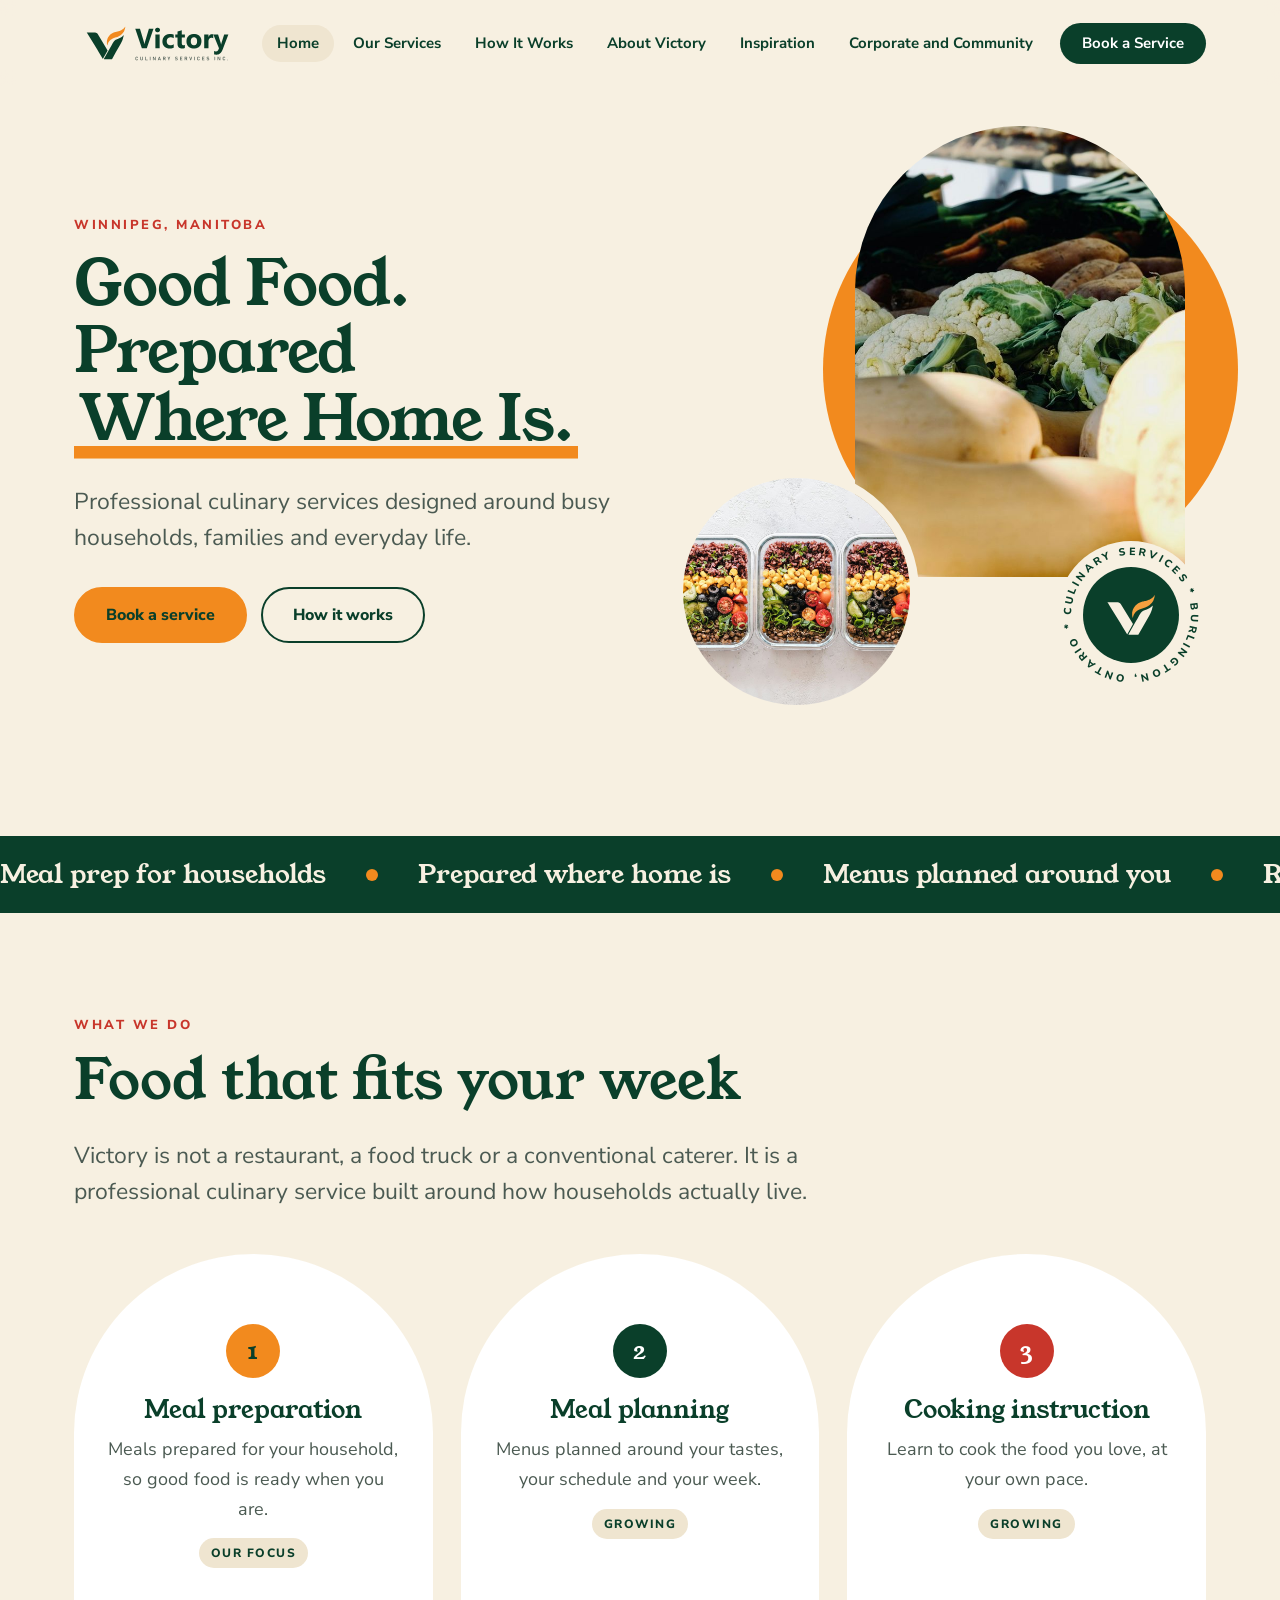
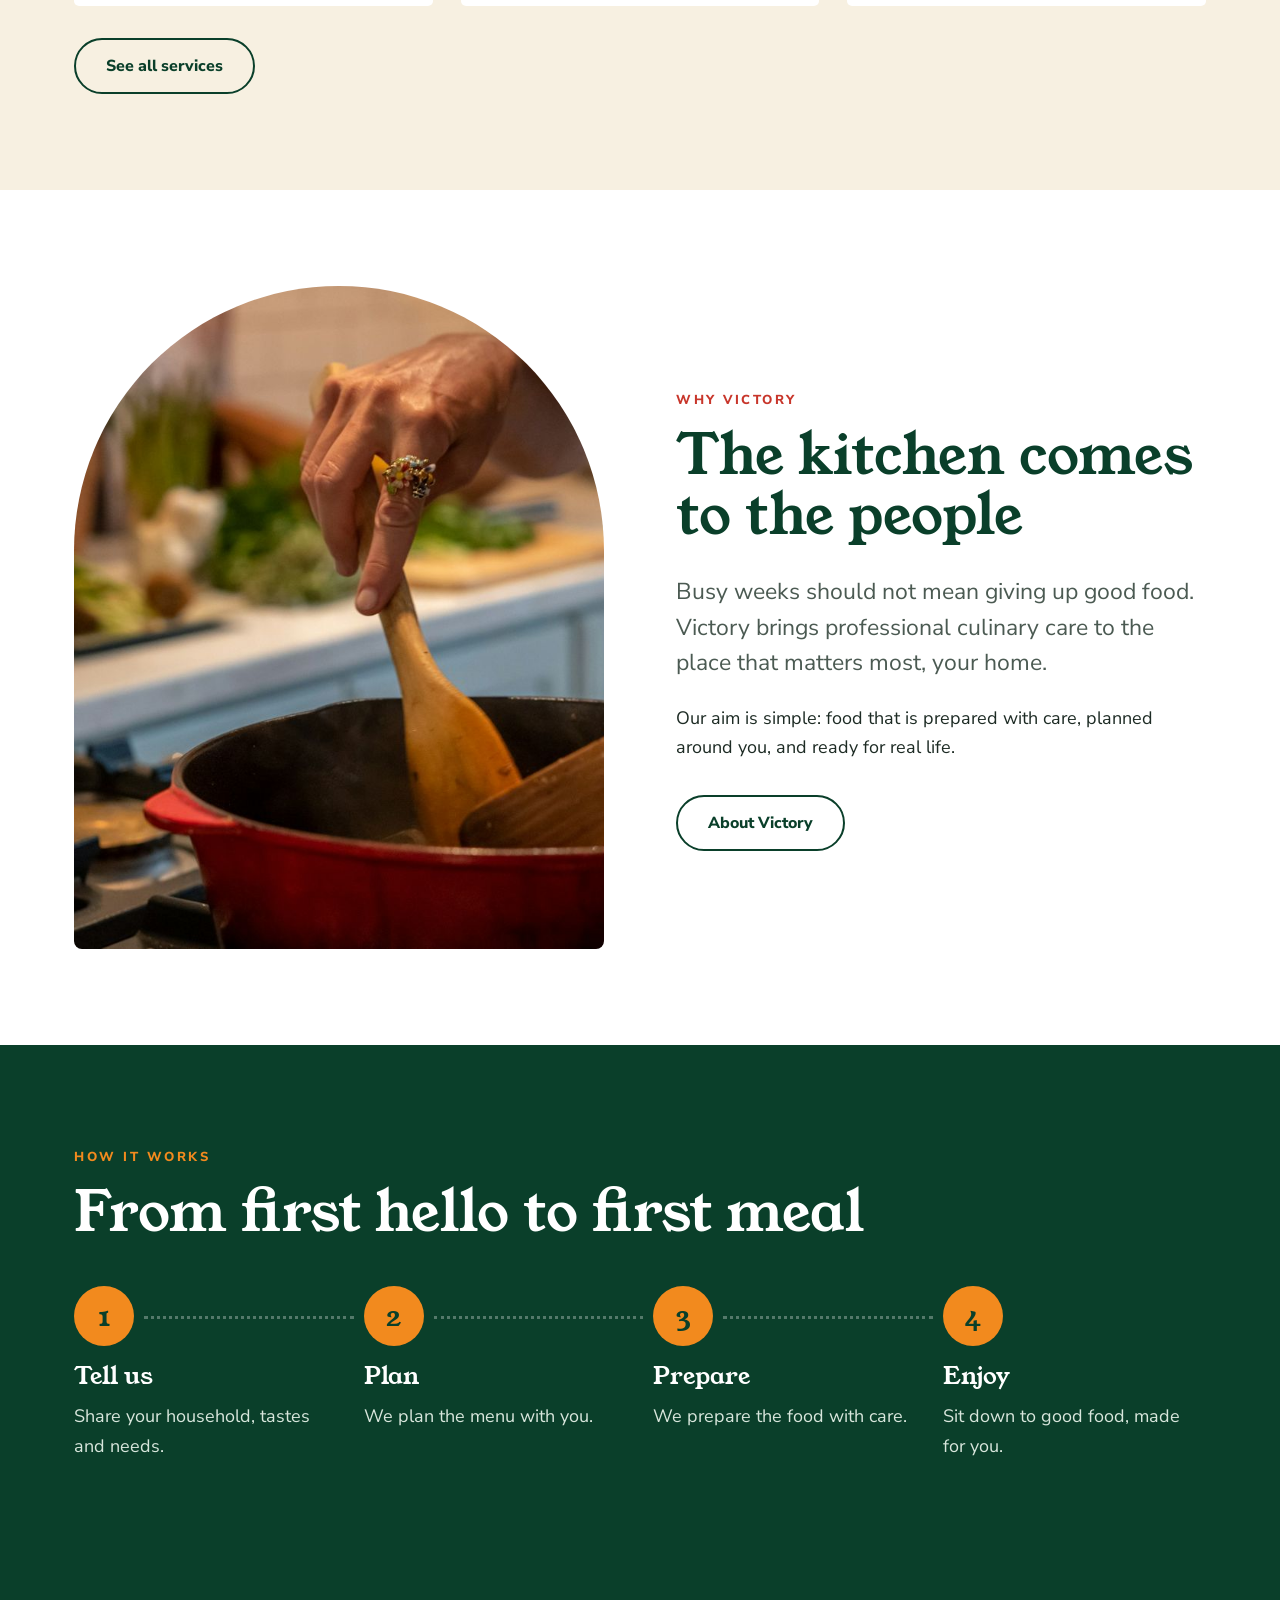
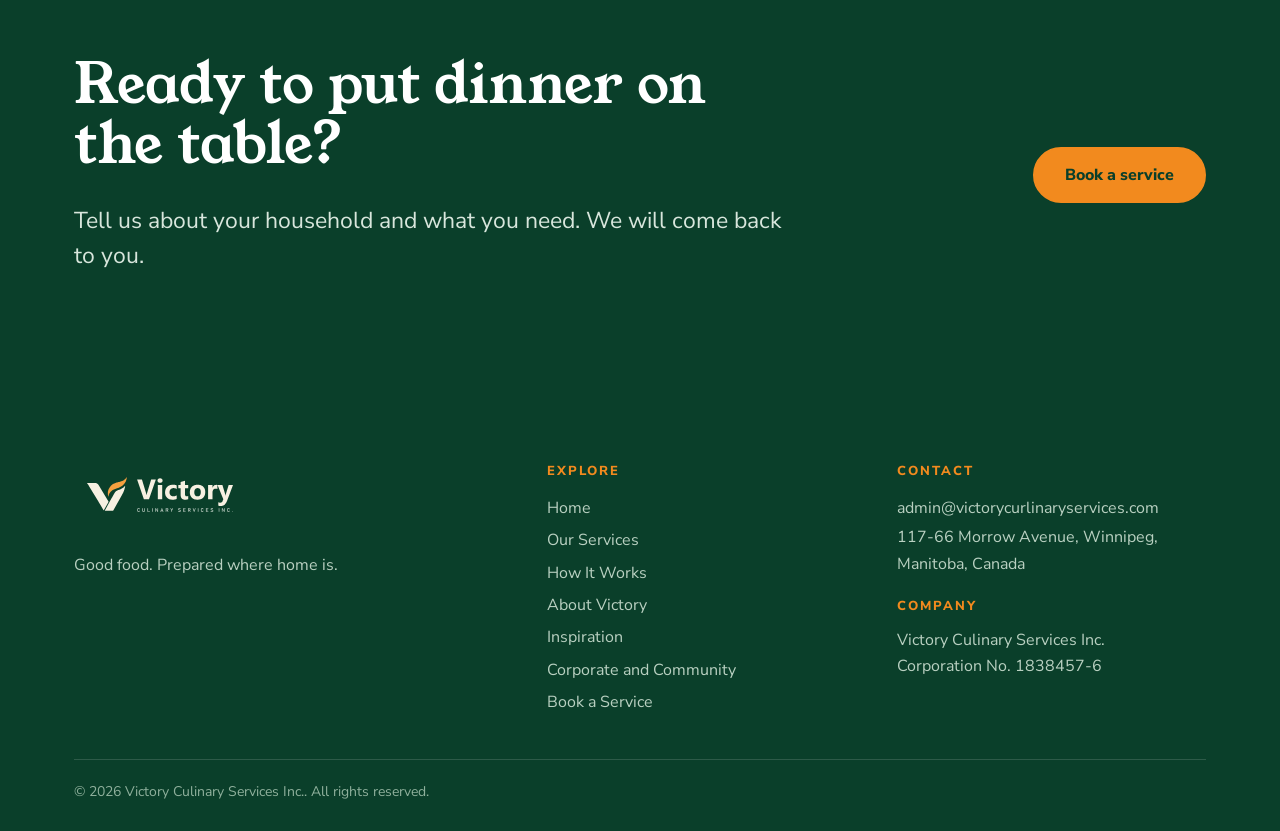
<file: index.html>
<!doctype html><html lang="en"><head><meta charset="utf-8"><meta name="viewport" content="width=device-width,initial-scale=1">
<title>Victory Culinary Services Inc. | Good food, prepared where home is</title><meta name="description" content="Professional culinary services designed around busy households, families and everyday life. Winnipeg, Manitoba.">
<link rel="icon" type="image/png" href="assets/favicon-32.png"><link rel="apple-touch-icon" href="assets/apple-touch-icon.png">
<meta property="og:title" content="Victory Culinary Services Inc. | Good food, prepared where home is"><meta property="og:description" content="Professional culinary services designed around busy households, families and everyday life. Winnipeg, Manitoba."><meta name="theme-color" content="#0A3F2A">
<link rel="preconnect" href="https://fonts.googleapis.com"><link rel="preconnect" href="https://fonts.gstatic.com" crossorigin>
<link href="https://fonts.googleapis.com/css2?family=Nunito+Sans:wght@400;600;700;800&family=Young+Serif&display=swap" rel="stylesheet">
<link rel="stylesheet" href="style.css"></head><body>
<a class="skip" href="#main">Skip to content</a>
<header class="top"><div class="wrap head">
<a class="brand" href="./" aria-label="Victory Culinary Services Inc., home"><img src="assets/Victory_Logo_Horizontal_Colour.svg" alt="Victory Culinary Services Inc."></a>
<button class="burger" aria-expanded="false" aria-controls="nav">Menu</button>
<nav class="nav" id="nav" aria-label="Main"><a href="./" aria-current="page">Home</a><a href="services">Our Services</a><a href="how-it-works">How It Works</a><a href="about">About Victory</a><a href="inspiration">Inspiration</a><a href="community">Corporate and Community</a><a class="cta" href="contact">Book a Service</a></nav>
</div></header><main id="main">
<section class="hero"><div class="wrap grid">
<div><span class="eyebrow rise d1">Winnipeg, Manitoba</span>
<h1 class="rise d2">Good Food. Prepared <span class="swash">Where Home Is.</span></h1>
<p class="lede rise d3">Professional culinary services designed around busy households, families and everyday life.</p>
<div class="btns rise d4"><a class="btn solid" href="contact">Book a service</a><a class="btn" href="how-it-works">How it works</a></div></div>
<div class="collage"><i class="blob"></i><svg class="steam" viewBox="0 0 150 130" aria-hidden="true"><path d="M30 120 C10 95 50 75 30 50 C15 30 40 15 30 0"/><path d="M75 120 C55 95 95 75 75 50 C60 30 85 15 75 0"/><path d="M120 120 C100 95 140 75 120 50 C105 30 130 15 120 0"/></svg>
<div class="arch"><img src="assets/photo-market.jpg" alt="Fresh vegetables and bread on display at a market"></div>
<div class="disc"><img src="assets/photo-prep.jpg" alt="Three meal prep containers filled with grains, vegetables and beans"></div><div class="badge" aria-hidden="true"><svg viewBox="0 0 150 150"><circle cx="75" cy="75" r="74" fill="#F7F0E1"/><circle cx="75" cy="75" r="48" fill="#0A3F2A"/>
<defs><path id="c" d="M75,75 m-60,0 a60,60 0 1,1 120,0 a60,60 0 1,1 -120,0"/></defs>
<text font-family="Nunito Sans,Arial" font-weight="800" font-size="10.5" fill="#0A3F2A"><textPath href="#c" textLength="368" lengthAdjust="spacing">CULINARY SERVICES * BURLINGTON, ONTARIO *</textPath></text></svg></div>
<div class="badge-core" aria-hidden="true"><img src="assets/Victory_Logo_Icon_Reversed.svg" alt=""></div></div>
</div></section>
<div class="marquee" aria-hidden="true"><div class="track"><span>Meal prep for households</span><span>Prepared where home is</span><span>Menus planned around you</span><span>Real food for real life</span><span>Made for busy families</span><span>Meal prep for households</span><span>Prepared where home is</span><span>Menus planned around you</span><span>Real food for real life</span><span>Made for busy families</span><span>Meal prep for households</span><span>Prepared where home is</span><span>Menus planned around you</span><span>Real food for real life</span><span>Made for busy families</span></div></div>

<section><div class="wrap">
<span class="eyebrow rv">What we do</span><h2 class="rv">Food that fits your week</h2>
<p class="lede rv">Victory is not a restaurant, a food truck or a conventional caterer. It is a professional culinary service built around how households actually live.</p>
<div class="cards">
<div class="card rv"><span class="no">1</span><h3>Meal preparation</h3><p>Meals prepared for your household, so good food is ready when you are.</p><span class="tag">Our focus</span></div>
<div class="card rv"><span class="no">2</span><h3>Meal planning</h3><p>Menus planned around your tastes, your schedule and your week.</p><span class="tag">Growing</span></div>
<div class="card rv"><span class="no">3</span><h3>Cooking instruction</h3><p>Learn to cook the food you love, at your own pace.</p><span class="tag">Growing</span></div>
</div>
<div class="btns"><a class="btn" href="services">See all services</a></div>
</div></section>

<section class="s-white"><div class="wrap split">
<div class="pic arch zoom rv"><img src="assets/photo-cook.jpg" alt="A hand stirring a pot on a stove with a wooden spoon" loading="lazy"></div>
<div class="rv"><span class="eyebrow">Why Victory</span><h2>The kitchen comes to the people</h2>
<p class="lede">Busy weeks should not mean giving up good food. Victory brings professional culinary care to the place that matters most, your home.</p>
<p>Our aim is simple: food that is prepared with care, planned around you, and ready for real life.</p>
<div class="btns"><a class="btn" href="about">About Victory</a></div></div>
</div></section>

<section class="s-green"><div class="wrap">
<span class="eyebrow rv">How it works</span><h2 class="rv">From first hello to first meal</h2>
<div class="steps">
<div class="step rv"><h3>Tell us</h3><p>Share your household, tastes and needs.</p></div>
<div class="step rv"><h3>Plan</h3><p>We plan the menu with you.</p></div>
<div class="step rv"><h3>Prepare</h3><p>We prepare the food with care.</p></div>
<div class="step rv"><h3>Enjoy</h3><p>Sit down to good food, made for you.</p></div>
</div></div></section><section class="s-green"><div class="wrap band"><div class="rv"><h2>Ready to put dinner on the table?</h2><p class="lede">Tell us about your household and what you need. We will come back to you.</p></div><div class="btns rv"><a class="btn solid" href="contact">Book a service</a></div></div></section></main><footer><div class="wrap"><div class="grid">
<div><img src="assets/Victory_Logo_Horizontal_Reversed.svg" alt="Victory Culinary Services Inc."><p style="margin-top:18px;max-width:26em">Good food. Prepared where home is.</p></div>
<div><h4>Explore</h4><a href="./">Home</a><a href="services">Our Services</a><a href="how-it-works">How It Works</a><a href="about">About Victory</a><a href="inspiration">Inspiration</a><a href="community">Corporate and Community</a><a href="contact">Book a Service</a></div>
<div><h4>Contact</h4><a href="mailto:admin@victorycurlinaryservices.com">admin@victorycurlinaryservices.com</a><span>117-66 Morrow Avenue, Winnipeg, Manitoba, Canada</span><h4 style="margin-top:20px">Company</h4><span>Victory Culinary Services Inc.<br>Corporation No. 1838457-6</span></div>
</div><div class="legal">&copy; 2026 Victory Culinary Services Inc.. All rights reserved.</div></div></footer>
<script src="app.js"></script></body></html>
</file>
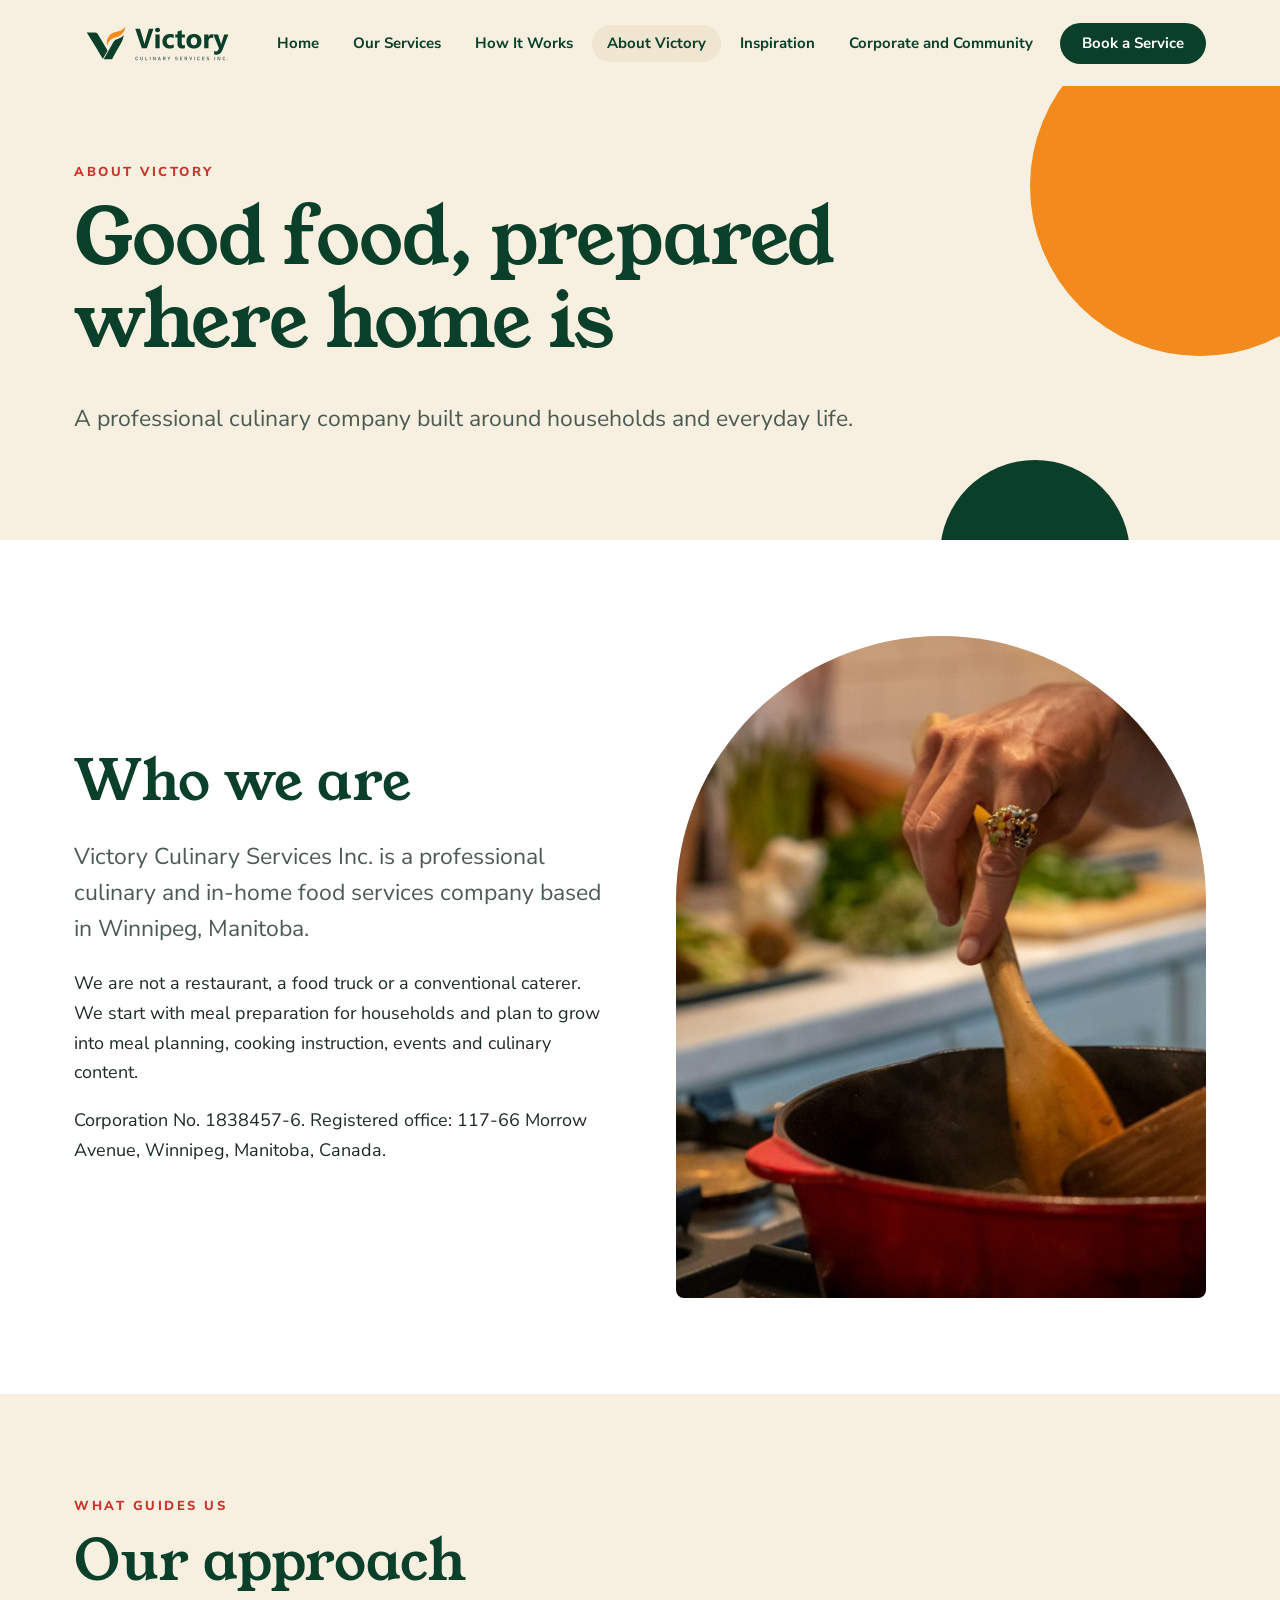
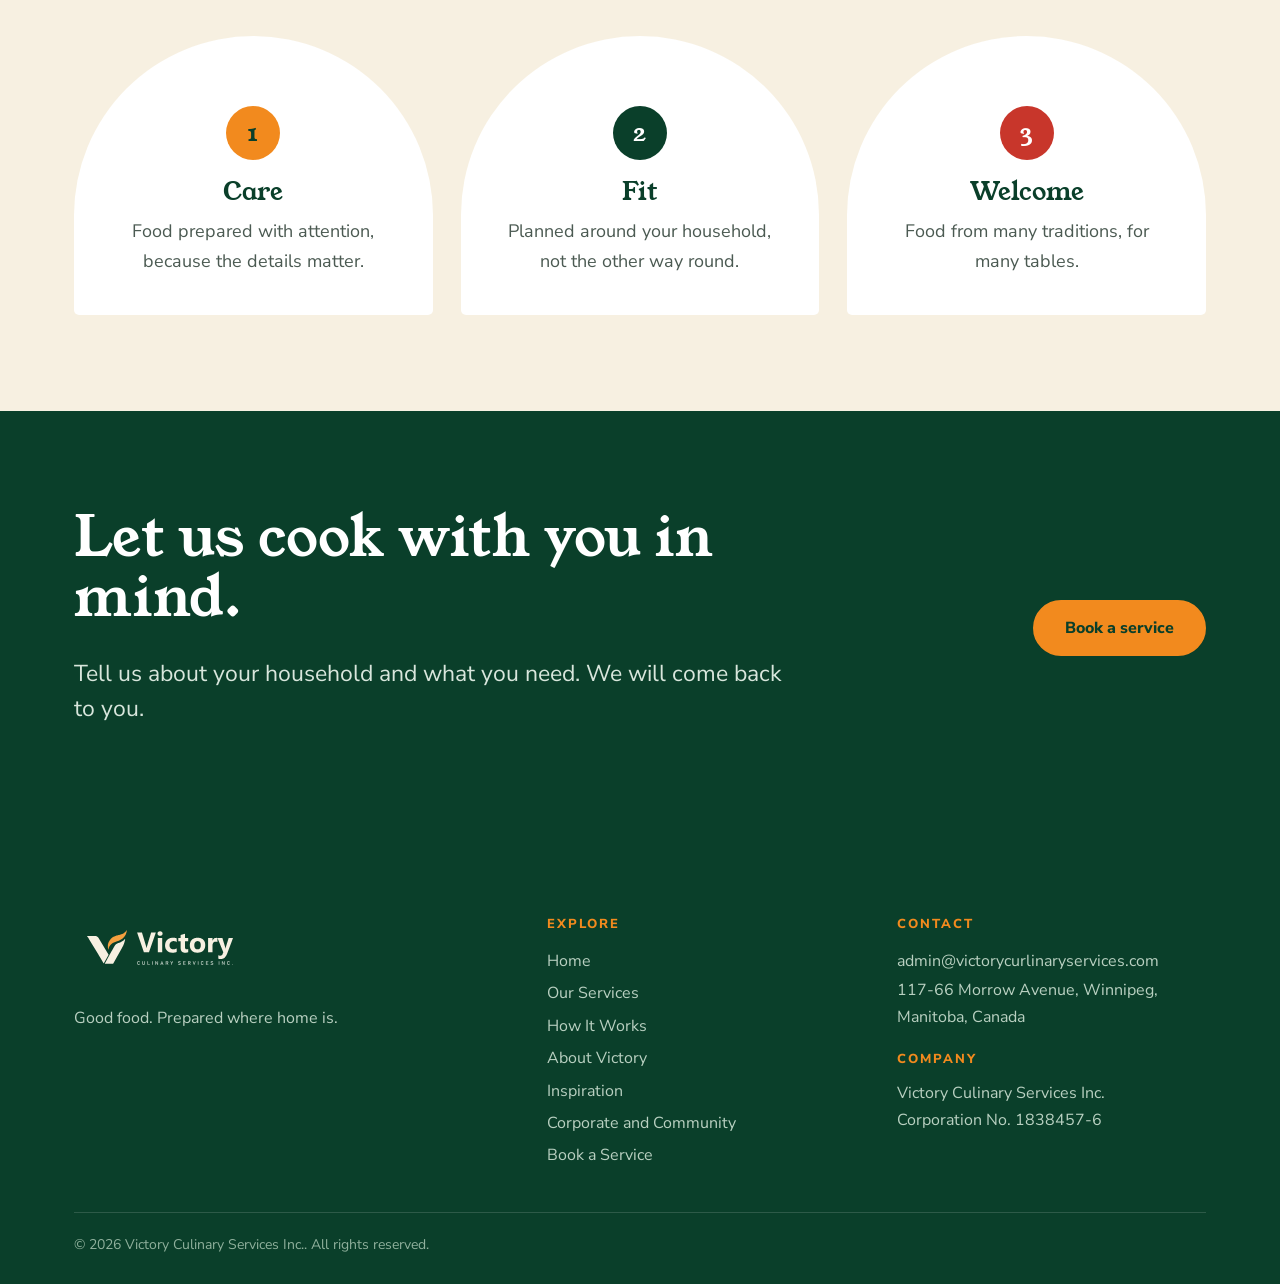
<file: about.html>
<!doctype html><html lang="en"><head><meta charset="utf-8"><meta name="viewport" content="width=device-width,initial-scale=1">
<title>About Victory | Victory Culinary Services Inc.</title><meta name="description" content="About Victory Culinary Services Inc., a professional culinary and in-home food services company in Winnipeg, Manitoba.">
<link rel="icon" type="image/png" href="assets/favicon-32.png"><link rel="apple-touch-icon" href="assets/apple-touch-icon.png">
<meta property="og:title" content="About Victory | Victory Culinary Services Inc."><meta property="og:description" content="About Victory Culinary Services Inc., a professional culinary and in-home food services company in Winnipeg, Manitoba."><meta name="theme-color" content="#0A3F2A">
<link rel="preconnect" href="https://fonts.googleapis.com"><link rel="preconnect" href="https://fonts.gstatic.com" crossorigin>
<link href="https://fonts.googleapis.com/css2?family=Nunito+Sans:wght@400;600;700;800&family=Young+Serif&display=swap" rel="stylesheet">
<link rel="stylesheet" href="style.css"></head><body>
<a class="skip" href="#main">Skip to content</a>
<header class="top"><div class="wrap head">
<a class="brand" href="./" aria-label="Victory Culinary Services Inc., home"><img src="assets/Victory_Logo_Horizontal_Colour.svg" alt="Victory Culinary Services Inc."></a>
<button class="burger" aria-expanded="false" aria-controls="nav">Menu</button>
<nav class="nav" id="nav" aria-label="Main"><a href="./">Home</a><a href="services">Our Services</a><a href="how-it-works">How It Works</a><a href="about" aria-current="page">About Victory</a><a href="inspiration">Inspiration</a><a href="community">Corporate and Community</a><a class="cta" href="contact">Book a Service</a></nav>
</div></header><main id="main"><section class="pagehead"><i class="orb"></i><i class="orb two"></i><div class="wrap"><span class="eyebrow">About Victory</span><h1>Good food, prepared where home is</h1><p class=lede>A professional culinary company built around households and everyday life.</p></div></section>
<section class="s-white"><div class="wrap split">
<div class="rv"><h2>Who we are</h2>
<p class="lede">Victory Culinary Services Inc. is a professional culinary and in-home food services company based in Winnipeg, Manitoba.</p>
<p>We are not a restaurant, a food truck or a conventional caterer. We start with meal preparation for households and plan to grow into meal planning, cooking instruction, events and culinary content.</p>
<p>Corporation No. 1838457-6. Registered office: 117-66 Morrow Avenue, Winnipeg, Manitoba, Canada.</p></div>
<div class="pic arch zoom rv"><img src="assets/photo-cook.jpg" alt="Hand stirring a red pot on a stove" loading="lazy"></div>
</div></section>
<section><div class="wrap"><span class="eyebrow rv">What guides us</span><h2 class="rv">Our approach</h2>
<div class="cards">
<div class="card rv"><span class="no">1</span><h3>Care</h3><p>Food prepared with attention, because the details matter.</p></div>
<div class="card rv"><span class="no">2</span><h3>Fit</h3><p>Planned around your household, not the other way round.</p></div>
<div class="card rv"><span class="no">3</span><h3>Welcome</h3><p>Food from many traditions, for many tables.</p></div>
</div></div></section><section class="s-green"><div class="wrap band"><div class="rv"><h2>Let us cook with you in mind.</h2><p class="lede">Tell us about your household and what you need. We will come back to you.</p></div><div class="btns rv"><a class="btn solid" href="contact">Book a service</a></div></div></section></main><footer><div class="wrap"><div class="grid">
<div><img src="assets/Victory_Logo_Horizontal_Reversed.svg" alt="Victory Culinary Services Inc."><p style="margin-top:18px;max-width:26em">Good food. Prepared where home is.</p></div>
<div><h4>Explore</h4><a href="./">Home</a><a href="services">Our Services</a><a href="how-it-works">How It Works</a><a href="about">About Victory</a><a href="inspiration">Inspiration</a><a href="community">Corporate and Community</a><a href="contact">Book a Service</a></div>
<div><h4>Contact</h4><a href="mailto:admin@victorycurlinaryservices.com">admin@victorycurlinaryservices.com</a><span>117-66 Morrow Avenue, Winnipeg, Manitoba, Canada</span><h4 style="margin-top:20px">Company</h4><span>Victory Culinary Services Inc.<br>Corporation No. 1838457-6</span></div>
</div><div class="legal">&copy; 2026 Victory Culinary Services Inc.. All rights reserved.</div></div></footer>
<script src="app.js"></script></body></html>
</file>
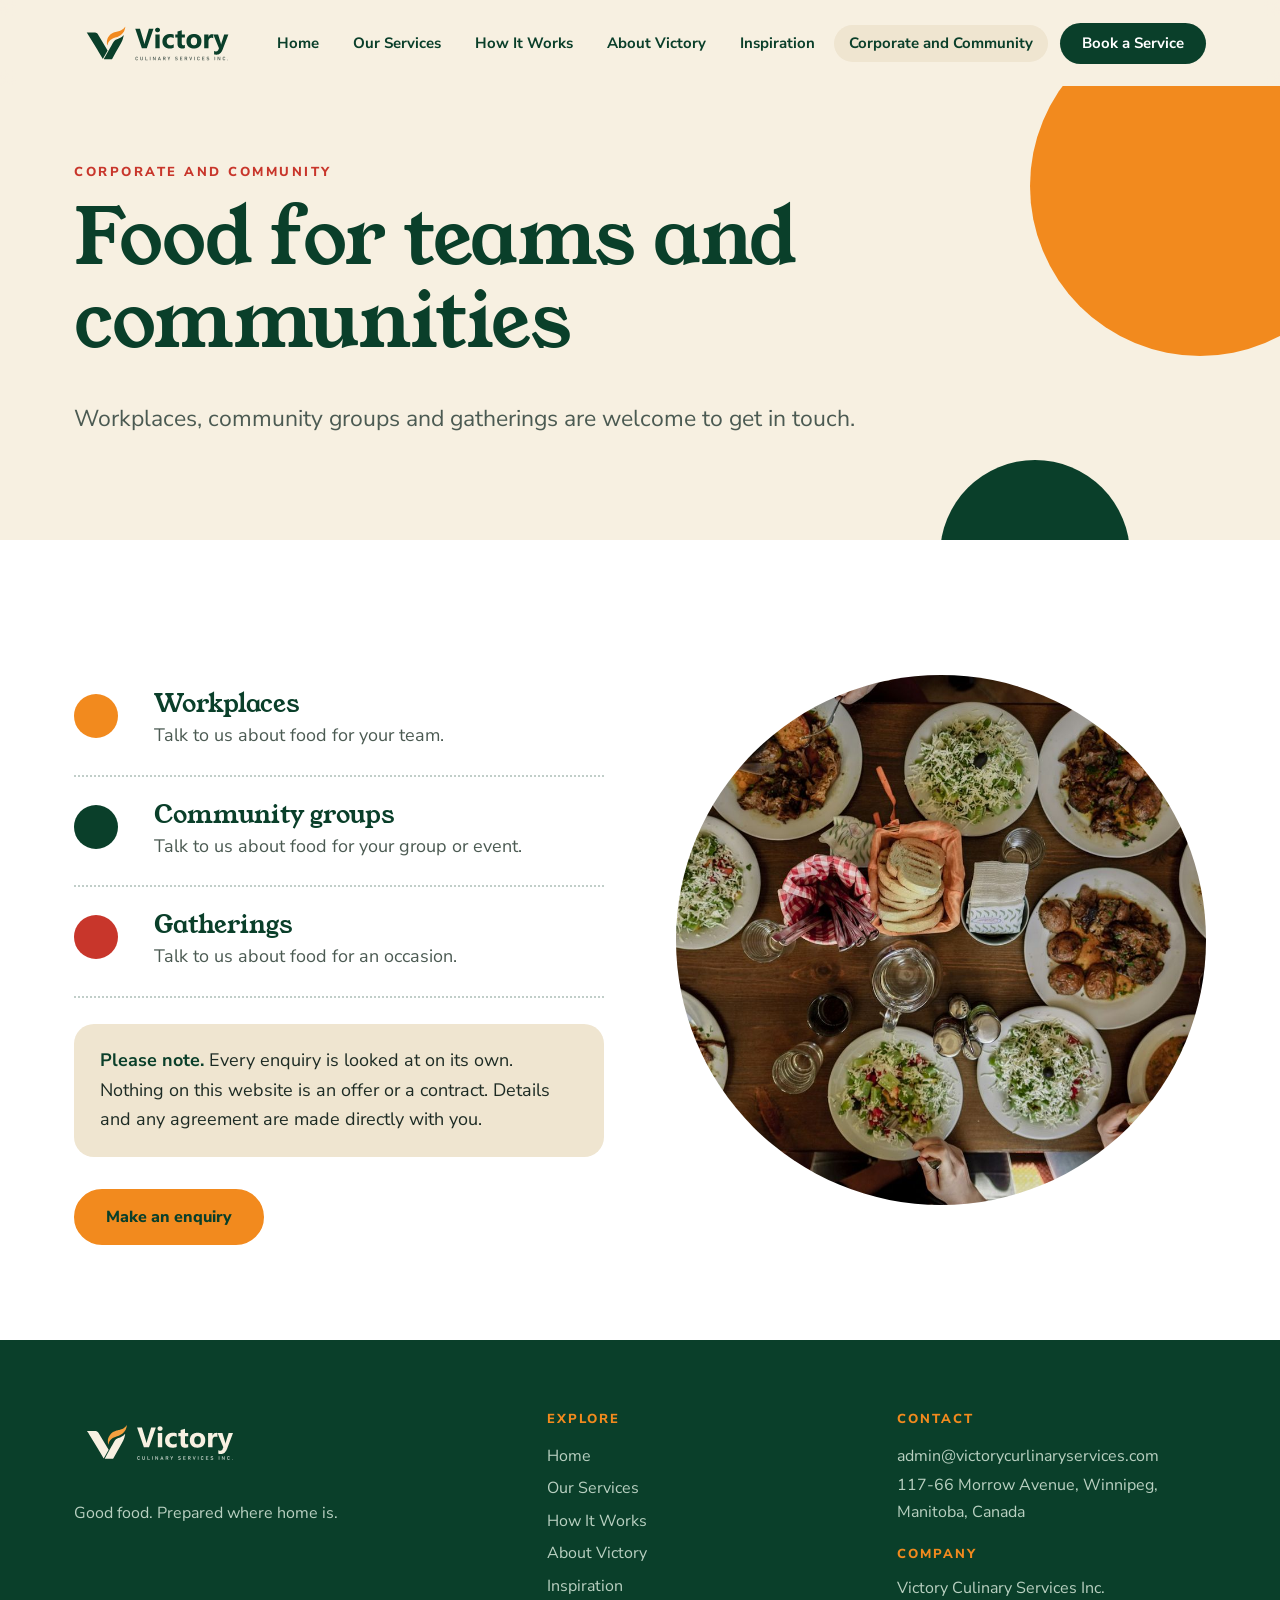
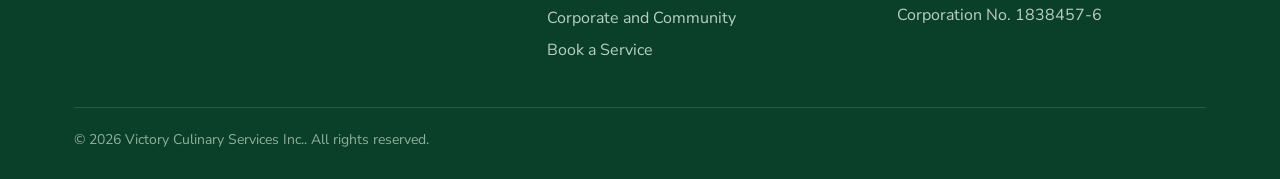
<file: community.html>
<!doctype html><html lang="en"><head><meta charset="utf-8"><meta name="viewport" content="width=device-width,initial-scale=1">
<title>Corporate and Community | Victory Culinary Services Inc.</title><meta name="description" content="Enquire about culinary services for workplaces, community groups and gatherings.">
<link rel="icon" type="image/png" href="assets/favicon-32.png"><link rel="apple-touch-icon" href="assets/apple-touch-icon.png">
<meta property="og:title" content="Corporate and Community | Victory Culinary Services Inc."><meta property="og:description" content="Enquire about culinary services for workplaces, community groups and gatherings."><meta name="theme-color" content="#0A3F2A">
<link rel="preconnect" href="https://fonts.googleapis.com"><link rel="preconnect" href="https://fonts.gstatic.com" crossorigin>
<link href="https://fonts.googleapis.com/css2?family=Nunito+Sans:wght@400;600;700;800&family=Young+Serif&display=swap" rel="stylesheet">
<link rel="stylesheet" href="style.css"></head><body>
<a class="skip" href="#main">Skip to content</a>
<header class="top"><div class="wrap head">
<a class="brand" href="./" aria-label="Victory Culinary Services Inc., home"><img src="assets/Victory_Logo_Horizontal_Colour.svg" alt="Victory Culinary Services Inc."></a>
<button class="burger" aria-expanded="false" aria-controls="nav">Menu</button>
<nav class="nav" id="nav" aria-label="Main"><a href="./">Home</a><a href="services">Our Services</a><a href="how-it-works">How It Works</a><a href="about">About Victory</a><a href="inspiration">Inspiration</a><a href="community" aria-current="page">Corporate and Community</a><a class="cta" href="contact">Book a Service</a></nav>
</div></header><main id="main"><section class="pagehead"><i class="orb"></i><i class="orb two"></i><div class="wrap"><span class="eyebrow">Corporate and community</span><h1>Food for teams and communities</h1><p class=lede>Workplaces, community groups and gatherings are welcome to get in touch.</p></div></section>
<section class="s-white"><div class="wrap split">
<div class="rv"><div class="rows">
<div class="row"><i class="dot"></i><div><h3>Workplaces</h3><p>Talk to us about food for your team.</p></div></div>
<div class="row"><i class="dot"></i><div><h3>Community groups</h3><p>Talk to us about food for your group or event.</p></div></div>
<div class="row"><i class="dot"></i><div><h3>Gatherings</h3><p>Talk to us about food for an occasion.</p></div></div>
</div>
<div class="note"><b>Please note.</b> Every enquiry is looked at on its own. Nothing on this website is an offer or a contract. Details and any agreement are made directly with you.</div>
<div class="btns"><a class="btn solid" href="contact">Make an enquiry</a></div></div>
<div class="pic round zoom rv"><img src="assets/photo-table.jpg" alt="Plates of food laid out on a long table" loading="lazy"></div>
</div></section></main><footer><div class="wrap"><div class="grid">
<div><img src="assets/Victory_Logo_Horizontal_Reversed.svg" alt="Victory Culinary Services Inc."><p style="margin-top:18px;max-width:26em">Good food. Prepared where home is.</p></div>
<div><h4>Explore</h4><a href="./">Home</a><a href="services">Our Services</a><a href="how-it-works">How It Works</a><a href="about">About Victory</a><a href="inspiration">Inspiration</a><a href="community">Corporate and Community</a><a href="contact">Book a Service</a></div>
<div><h4>Contact</h4><a href="mailto:admin@victorycurlinaryservices.com">admin@victorycurlinaryservices.com</a><span>117-66 Morrow Avenue, Winnipeg, Manitoba, Canada</span><h4 style="margin-top:20px">Company</h4><span>Victory Culinary Services Inc.<br>Corporation No. 1838457-6</span></div>
</div><div class="legal">&copy; 2026 Victory Culinary Services Inc.. All rights reserved.</div></div></footer>
<script src="app.js"></script></body></html>
</file>
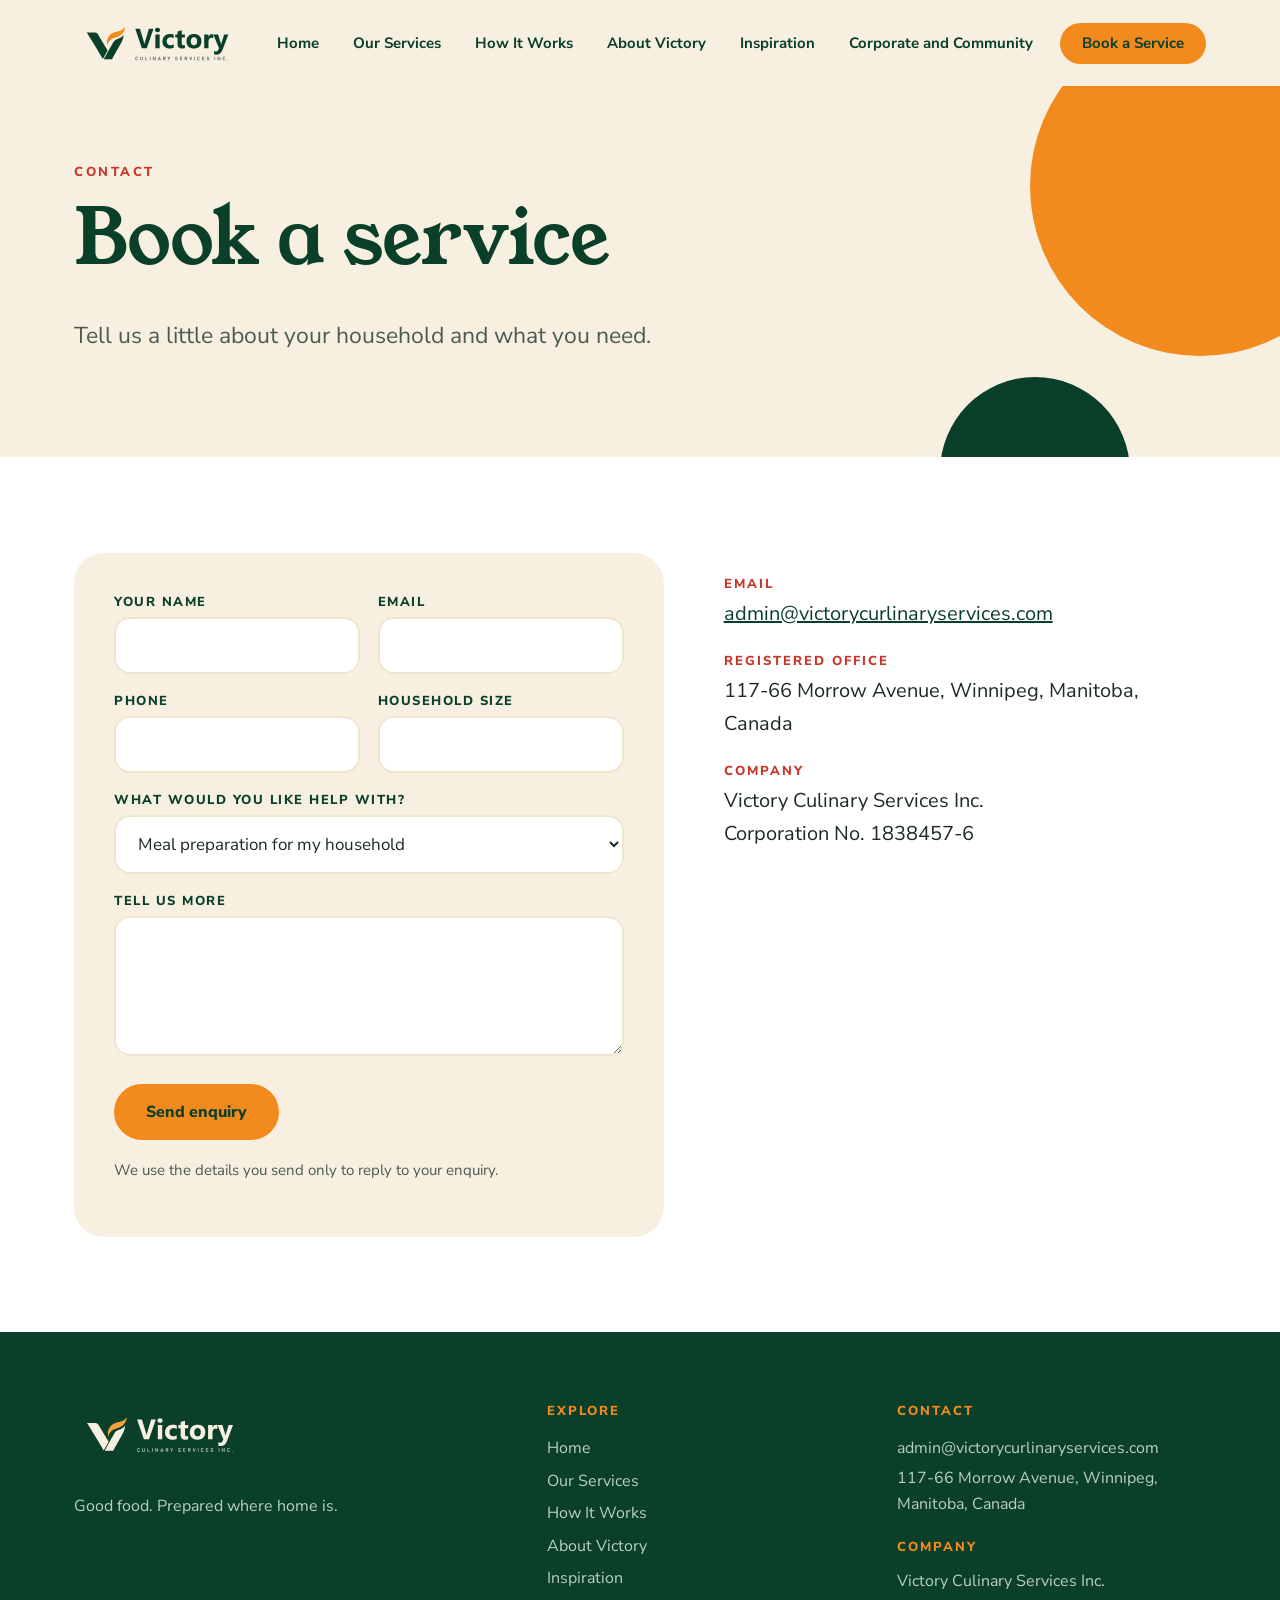
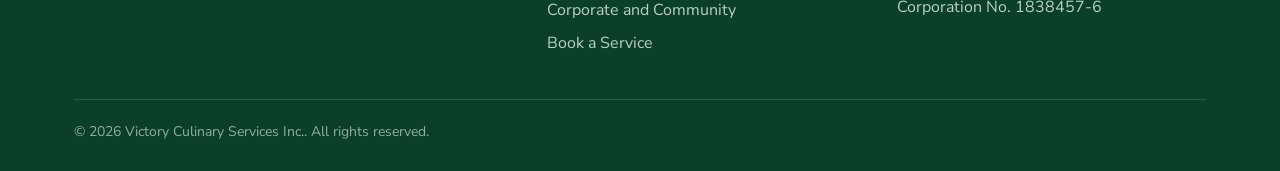
<file: contact.html>
<!doctype html><html lang="en"><head><meta charset="utf-8"><meta name="viewport" content="width=device-width,initial-scale=1">
<title>Book a Service | Victory Culinary Services Inc.</title><meta name="description" content="Book a culinary service or send an enquiry to Victory Culinary Services Inc. in Winnipeg, Manitoba.">
<link rel="icon" type="image/png" href="assets/favicon-32.png"><link rel="apple-touch-icon" href="assets/apple-touch-icon.png">
<meta property="og:title" content="Book a Service | Victory Culinary Services Inc."><meta property="og:description" content="Book a culinary service or send an enquiry to Victory Culinary Services Inc. in Winnipeg, Manitoba."><meta name="theme-color" content="#0A3F2A">
<link rel="preconnect" href="https://fonts.googleapis.com"><link rel="preconnect" href="https://fonts.gstatic.com" crossorigin>
<link href="https://fonts.googleapis.com/css2?family=Nunito+Sans:wght@400;600;700;800&family=Young+Serif&display=swap" rel="stylesheet">
<link rel="stylesheet" href="style.css"></head><body>
<a class="skip" href="#main">Skip to content</a>
<header class="top"><div class="wrap head">
<a class="brand" href="./" aria-label="Victory Culinary Services Inc., home"><img src="assets/Victory_Logo_Horizontal_Colour.svg" alt="Victory Culinary Services Inc."></a>
<button class="burger" aria-expanded="false" aria-controls="nav">Menu</button>
<nav class="nav" id="nav" aria-label="Main"><a href="./">Home</a><a href="services">Our Services</a><a href="how-it-works">How It Works</a><a href="about">About Victory</a><a href="inspiration">Inspiration</a><a href="community">Corporate and Community</a><a class="cta" href="contact" aria-current="page">Book a Service</a></nav>
</div></header><main id="main"><section class="pagehead"><i class="orb"></i><i class="orb two"></i><div class="wrap"><span class="eyebrow">Contact</span><h1>Book a service</h1><p class=lede>Tell us a little about your household and what you need.</p></div></section>
<section class="s-white"><div class="wrap contact">
<div class="panel rv" style="background:var(--cream)"><form action="https://formsubmit.co/admin@victorycurlinaryservices.com" method="POST">
<input type="hidden" name="_subject" value="New booking enquiry from the website"><input type="hidden" name="_captcha" value="false"><input type="hidden" name="_template" value="table">
<input type="hidden" name="_next" value="https://victorycurlinaryservices.com/thanks">
<input class="hp" type="text" name="_honey" tabindex="-1" autocomplete="off">
<div class="two"><div><label for="n">Your name</label><input id="n" name="name" required autocomplete="name"></div><div><label for="e">Email</label><input id="e" type="email" name="email" required autocomplete="email"></div></div>
<div class="two"><div><label for="p">Phone</label><input id="p" name="phone" autocomplete="tel"></div><div><label for="h">Household size</label><input id="h" name="household"></div></div>
<div><label for="s">What would you like help with?</label><select id="s" name="service"><option>Meal preparation for my household</option><option>Meal planning</option><option>Cooking instruction</option><option>An event</option><option>Workplace or community</option><option>Something else</option></select></div>
<div><label for="m">Tell us more</label><textarea id="m" name="message"></textarea></div>
<div><button class="btn solid" type="submit">Send enquiry</button></div>
<p class="small">We use the details you send only to reply to your enquiry.</p>
</form></div>
<div class="rv"><dl><dt>Email</dt><dd><a href="mailto:admin@victorycurlinaryservices.com">admin@victorycurlinaryservices.com</a></dd><dt>Registered office</dt><dd>117-66 Morrow Avenue, Winnipeg, Manitoba, Canada</dd><dt>Company</dt><dd>Victory Culinary Services Inc.<br>Corporation No. 1838457-6</dd></dl></div>
</div></section></main><footer><div class="wrap"><div class="grid">
<div><img src="assets/Victory_Logo_Horizontal_Reversed.svg" alt="Victory Culinary Services Inc."><p style="margin-top:18px;max-width:26em">Good food. Prepared where home is.</p></div>
<div><h4>Explore</h4><a href="./">Home</a><a href="services">Our Services</a><a href="how-it-works">How It Works</a><a href="about">About Victory</a><a href="inspiration">Inspiration</a><a href="community">Corporate and Community</a><a href="contact">Book a Service</a></div>
<div><h4>Contact</h4><a href="mailto:admin@victorycurlinaryservices.com">admin@victorycurlinaryservices.com</a><span>117-66 Morrow Avenue, Winnipeg, Manitoba, Canada</span><h4 style="margin-top:20px">Company</h4><span>Victory Culinary Services Inc.<br>Corporation No. 1838457-6</span></div>
</div><div class="legal">&copy; 2026 Victory Culinary Services Inc.. All rights reserved.</div></div></footer>
<script src="app.js"></script></body></html>
</file>
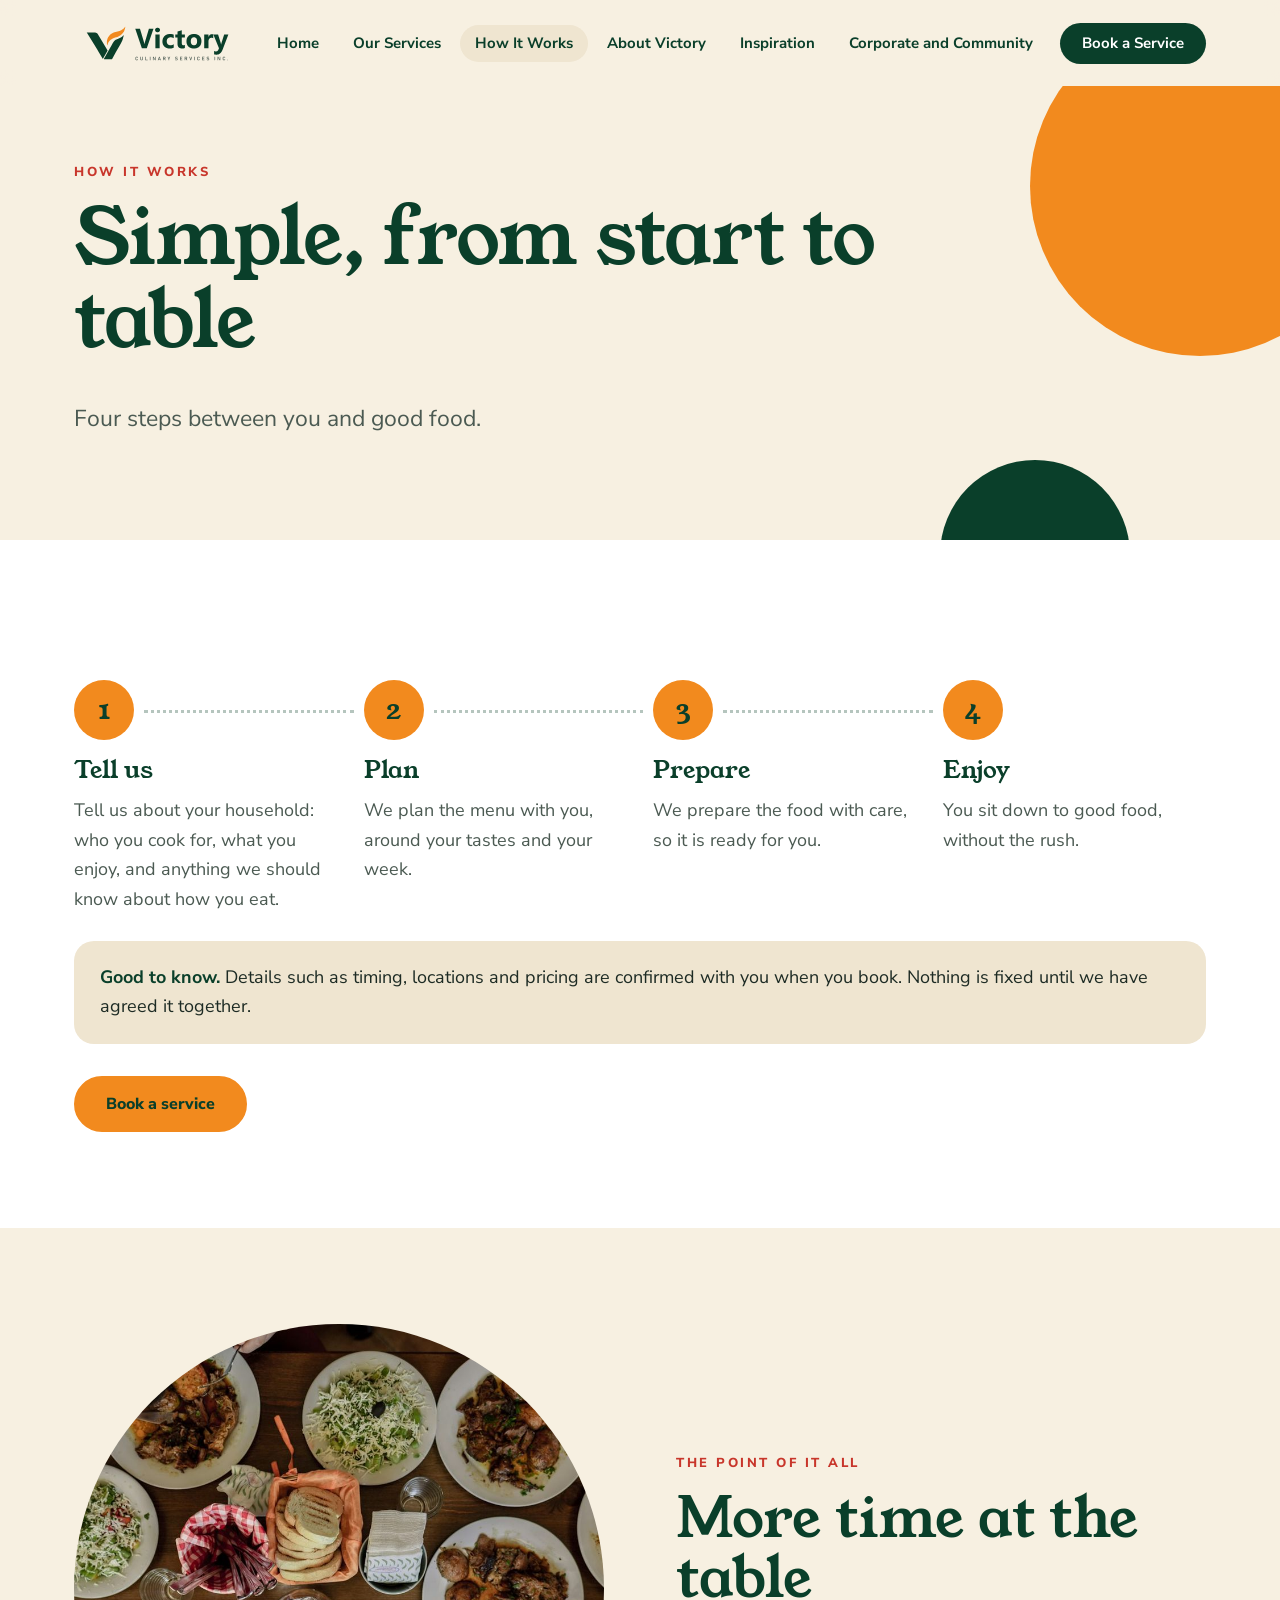
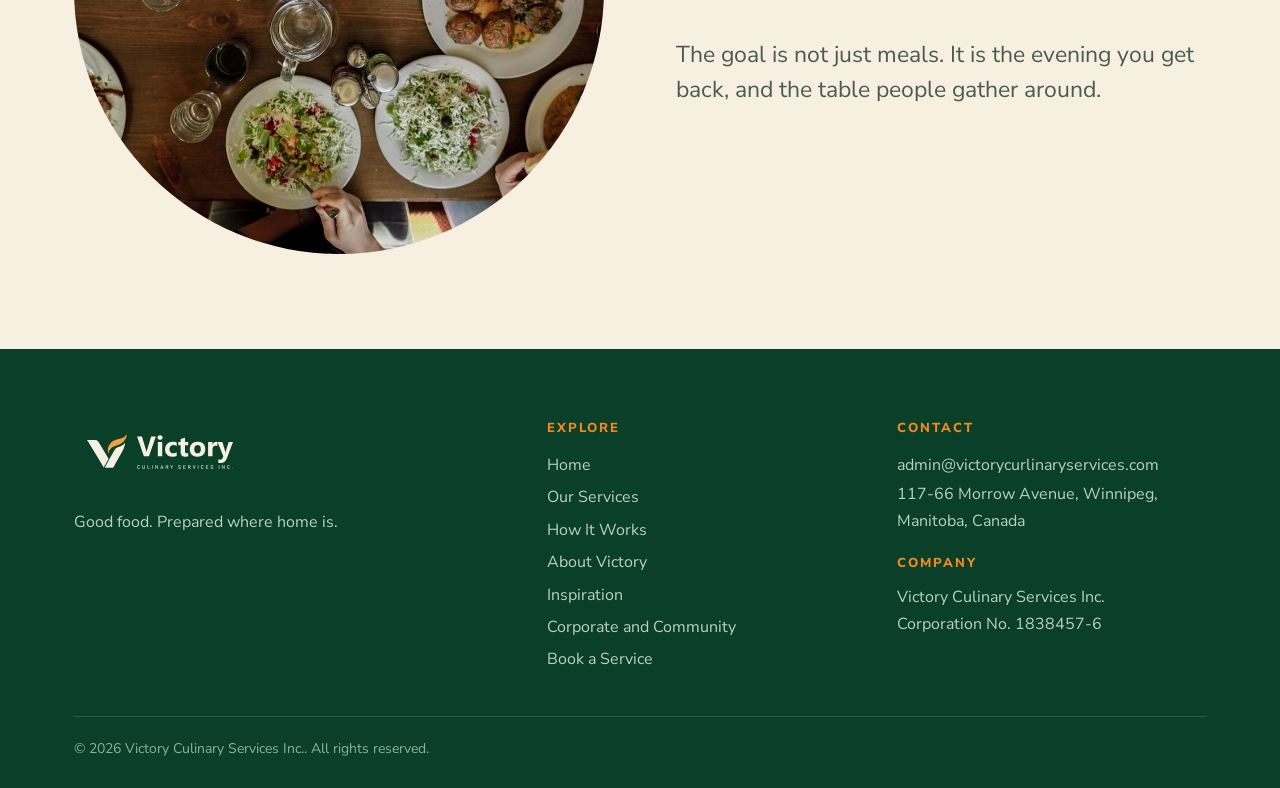
<file: how-it-works.html>
<!doctype html><html lang="en"><head><meta charset="utf-8"><meta name="viewport" content="width=device-width,initial-scale=1">
<title>How It Works | Victory Culinary Services Inc.</title><meta name="description" content="How Victory Culinary Services works: tell us, plan, prepare, enjoy.">
<link rel="icon" type="image/png" href="assets/favicon-32.png"><link rel="apple-touch-icon" href="assets/apple-touch-icon.png">
<meta property="og:title" content="How It Works | Victory Culinary Services Inc."><meta property="og:description" content="How Victory Culinary Services works: tell us, plan, prepare, enjoy."><meta name="theme-color" content="#0A3F2A">
<link rel="preconnect" href="https://fonts.googleapis.com"><link rel="preconnect" href="https://fonts.gstatic.com" crossorigin>
<link href="https://fonts.googleapis.com/css2?family=Nunito+Sans:wght@400;600;700;800&family=Young+Serif&display=swap" rel="stylesheet">
<link rel="stylesheet" href="style.css"></head><body>
<a class="skip" href="#main">Skip to content</a>
<header class="top"><div class="wrap head">
<a class="brand" href="./" aria-label="Victory Culinary Services Inc., home"><img src="assets/Victory_Logo_Horizontal_Colour.svg" alt="Victory Culinary Services Inc."></a>
<button class="burger" aria-expanded="false" aria-controls="nav">Menu</button>
<nav class="nav" id="nav" aria-label="Main"><a href="./">Home</a><a href="services">Our Services</a><a href="how-it-works" aria-current="page">How It Works</a><a href="about">About Victory</a><a href="inspiration">Inspiration</a><a href="community">Corporate and Community</a><a class="cta" href="contact">Book a Service</a></nav>
</div></header><main id="main"><section class="pagehead"><i class="orb"></i><i class="orb two"></i><div class="wrap"><span class="eyebrow">How it works</span><h1>Simple, from start to table</h1><p class=lede>Four steps between you and good food.</p></div></section>
<section class="s-white"><div class="wrap">
<div class="steps">
<div class="step rv"><h3>Tell us</h3><p>Tell us about your household: who you cook for, what you enjoy, and anything we should know about how you eat.</p></div>
<div class="step rv"><h3>Plan</h3><p>We plan the menu with you, around your tastes and your week.</p></div>
<div class="step rv"><h3>Prepare</h3><p>We prepare the food with care, so it is ready for you.</p></div>
<div class="step rv"><h3>Enjoy</h3><p>You sit down to good food, without the rush.</p></div>
</div>
<div class="note rv"><b>Good to know.</b> Details such as timing, locations and pricing are confirmed with you when you book. Nothing is fixed until we have agreed it together.</div>
<div class="btns"><a class="btn solid" href="contact">Book a service</a></div>
</div></section>
<section><div class="wrap split">
<div class="pic round zoom rv"><img src="assets/photo-table.jpg" alt="A table seen from above, laid with plates of food" loading="lazy"></div>
<div class="rv"><span class="eyebrow">The point of it all</span><h2>More time at the table</h2><p class="lede">The goal is not just meals. It is the evening you get back, and the table people gather around.</p></div>
</div></section></main><footer><div class="wrap"><div class="grid">
<div><img src="assets/Victory_Logo_Horizontal_Reversed.svg" alt="Victory Culinary Services Inc."><p style="margin-top:18px;max-width:26em">Good food. Prepared where home is.</p></div>
<div><h4>Explore</h4><a href="./">Home</a><a href="services">Our Services</a><a href="how-it-works">How It Works</a><a href="about">About Victory</a><a href="inspiration">Inspiration</a><a href="community">Corporate and Community</a><a href="contact">Book a Service</a></div>
<div><h4>Contact</h4><a href="mailto:admin@victorycurlinaryservices.com">admin@victorycurlinaryservices.com</a><span>117-66 Morrow Avenue, Winnipeg, Manitoba, Canada</span><h4 style="margin-top:20px">Company</h4><span>Victory Culinary Services Inc.<br>Corporation No. 1838457-6</span></div>
</div><div class="legal">&copy; 2026 Victory Culinary Services Inc.. All rights reserved.</div></div></footer>
<script src="app.js"></script></body></html>
</file>
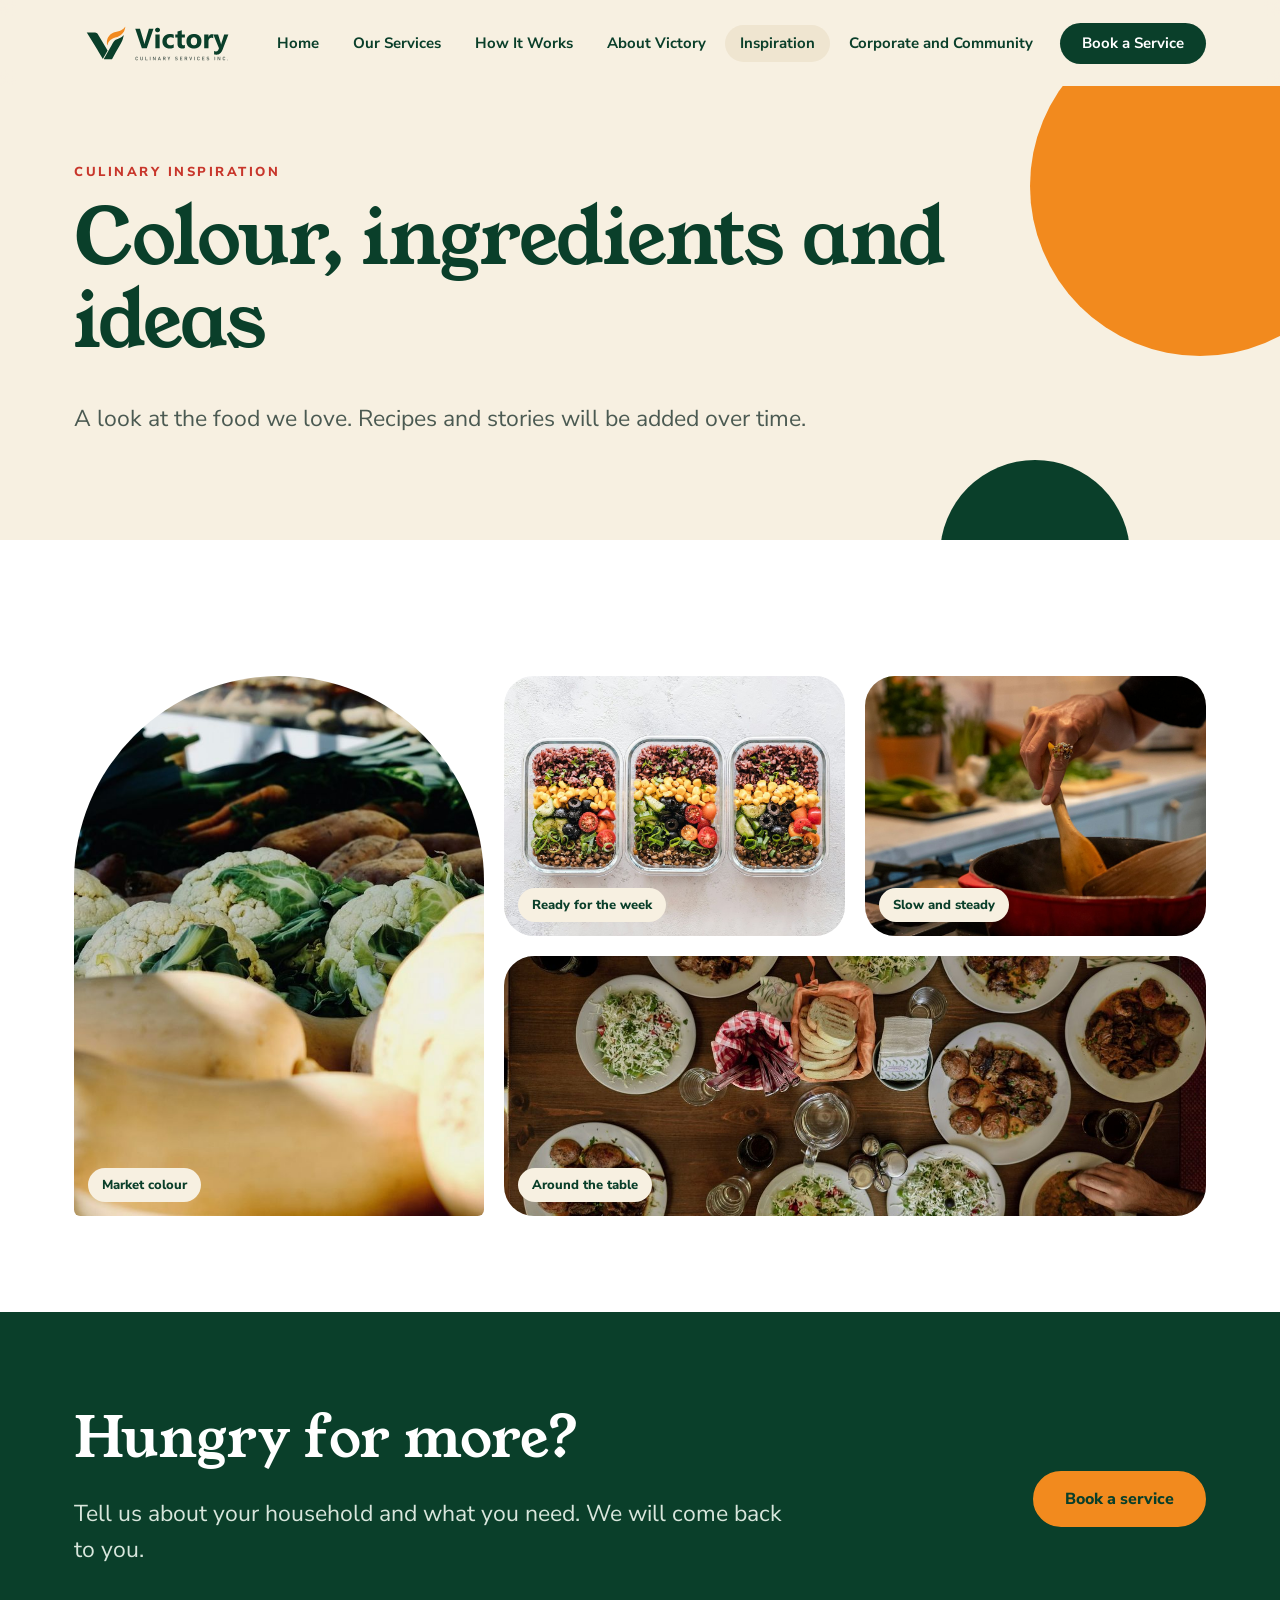
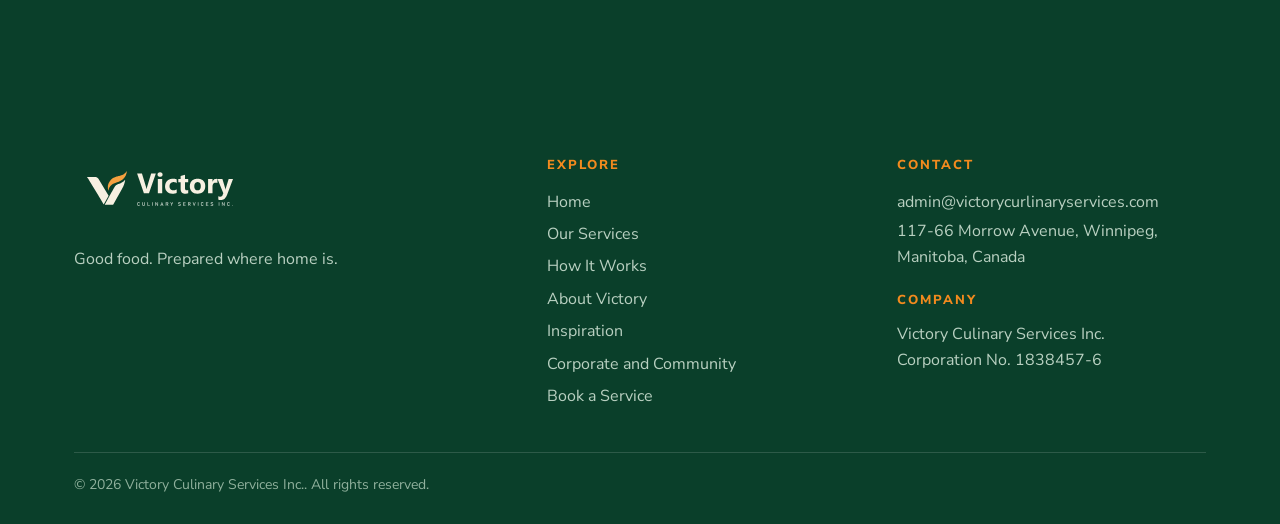
<file: inspiration.html>
<!doctype html><html lang="en"><head><meta charset="utf-8"><meta name="viewport" content="width=device-width,initial-scale=1">
<title>Culinary Inspiration | Victory Culinary Services Inc.</title><meta name="description" content="Food, colour and ideas from the Victory kitchen.">
<link rel="icon" type="image/png" href="assets/favicon-32.png"><link rel="apple-touch-icon" href="assets/apple-touch-icon.png">
<meta property="og:title" content="Culinary Inspiration | Victory Culinary Services Inc."><meta property="og:description" content="Food, colour and ideas from the Victory kitchen."><meta name="theme-color" content="#0A3F2A">
<link rel="preconnect" href="https://fonts.googleapis.com"><link rel="preconnect" href="https://fonts.gstatic.com" crossorigin>
<link href="https://fonts.googleapis.com/css2?family=Nunito+Sans:wght@400;600;700;800&family=Young+Serif&display=swap" rel="stylesheet">
<link rel="stylesheet" href="style.css"></head><body>
<a class="skip" href="#main">Skip to content</a>
<header class="top"><div class="wrap head">
<a class="brand" href="./" aria-label="Victory Culinary Services Inc., home"><img src="assets/Victory_Logo_Horizontal_Colour.svg" alt="Victory Culinary Services Inc."></a>
<button class="burger" aria-expanded="false" aria-controls="nav">Menu</button>
<nav class="nav" id="nav" aria-label="Main"><a href="./">Home</a><a href="services">Our Services</a><a href="how-it-works">How It Works</a><a href="about">About Victory</a><a href="inspiration" aria-current="page">Inspiration</a><a href="community">Corporate and Community</a><a class="cta" href="contact">Book a Service</a></nav>
</div></header><main id="main"><section class="pagehead"><i class="orb"></i><i class="orb two"></i><div class="wrap"><span class="eyebrow">Culinary inspiration</span><h1>Colour, ingredients and ideas</h1><p class=lede>A look at the food we love. Recipes and stories will be added over time.</p></div></section>
<section class="s-white"><div class="wrap"><div class="mosaic">
<div class="pic zoom rv"><img src="assets/photo-market.jpg" alt="Fresh vegetables at a market" loading="lazy"><span class="cap">Market colour</span></div>
<div class="pic zoom rv"><img src="assets/photo-prep.jpg" alt="Meal prep containers" loading="lazy"><span class="cap">Ready for the week</span></div>
<div class="pic zoom rv"><img src="assets/photo-cook.jpg" alt="Stirring a pot" loading="lazy"><span class="cap">Slow and steady</span></div>
<div class="pic zoom rv" style="grid-column:span 2"><img src="assets/photo-table.jpg" alt="Table laid with plates of food" loading="lazy"><span class="cap">Around the table</span></div>
</div></div></section><section class="s-green"><div class="wrap band"><div class="rv"><h2>Hungry for more?</h2><p class="lede">Tell us about your household and what you need. We will come back to you.</p></div><div class="btns rv"><a class="btn solid" href="contact">Book a service</a></div></div></section></main><footer><div class="wrap"><div class="grid">
<div><img src="assets/Victory_Logo_Horizontal_Reversed.svg" alt="Victory Culinary Services Inc."><p style="margin-top:18px;max-width:26em">Good food. Prepared where home is.</p></div>
<div><h4>Explore</h4><a href="./">Home</a><a href="services">Our Services</a><a href="how-it-works">How It Works</a><a href="about">About Victory</a><a href="inspiration">Inspiration</a><a href="community">Corporate and Community</a><a href="contact">Book a Service</a></div>
<div><h4>Contact</h4><a href="mailto:admin@victorycurlinaryservices.com">admin@victorycurlinaryservices.com</a><span>117-66 Morrow Avenue, Winnipeg, Manitoba, Canada</span><h4 style="margin-top:20px">Company</h4><span>Victory Culinary Services Inc.<br>Corporation No. 1838457-6</span></div>
</div><div class="legal">&copy; 2026 Victory Culinary Services Inc.. All rights reserved.</div></div></footer>
<script src="app.js"></script></body></html>
</file>
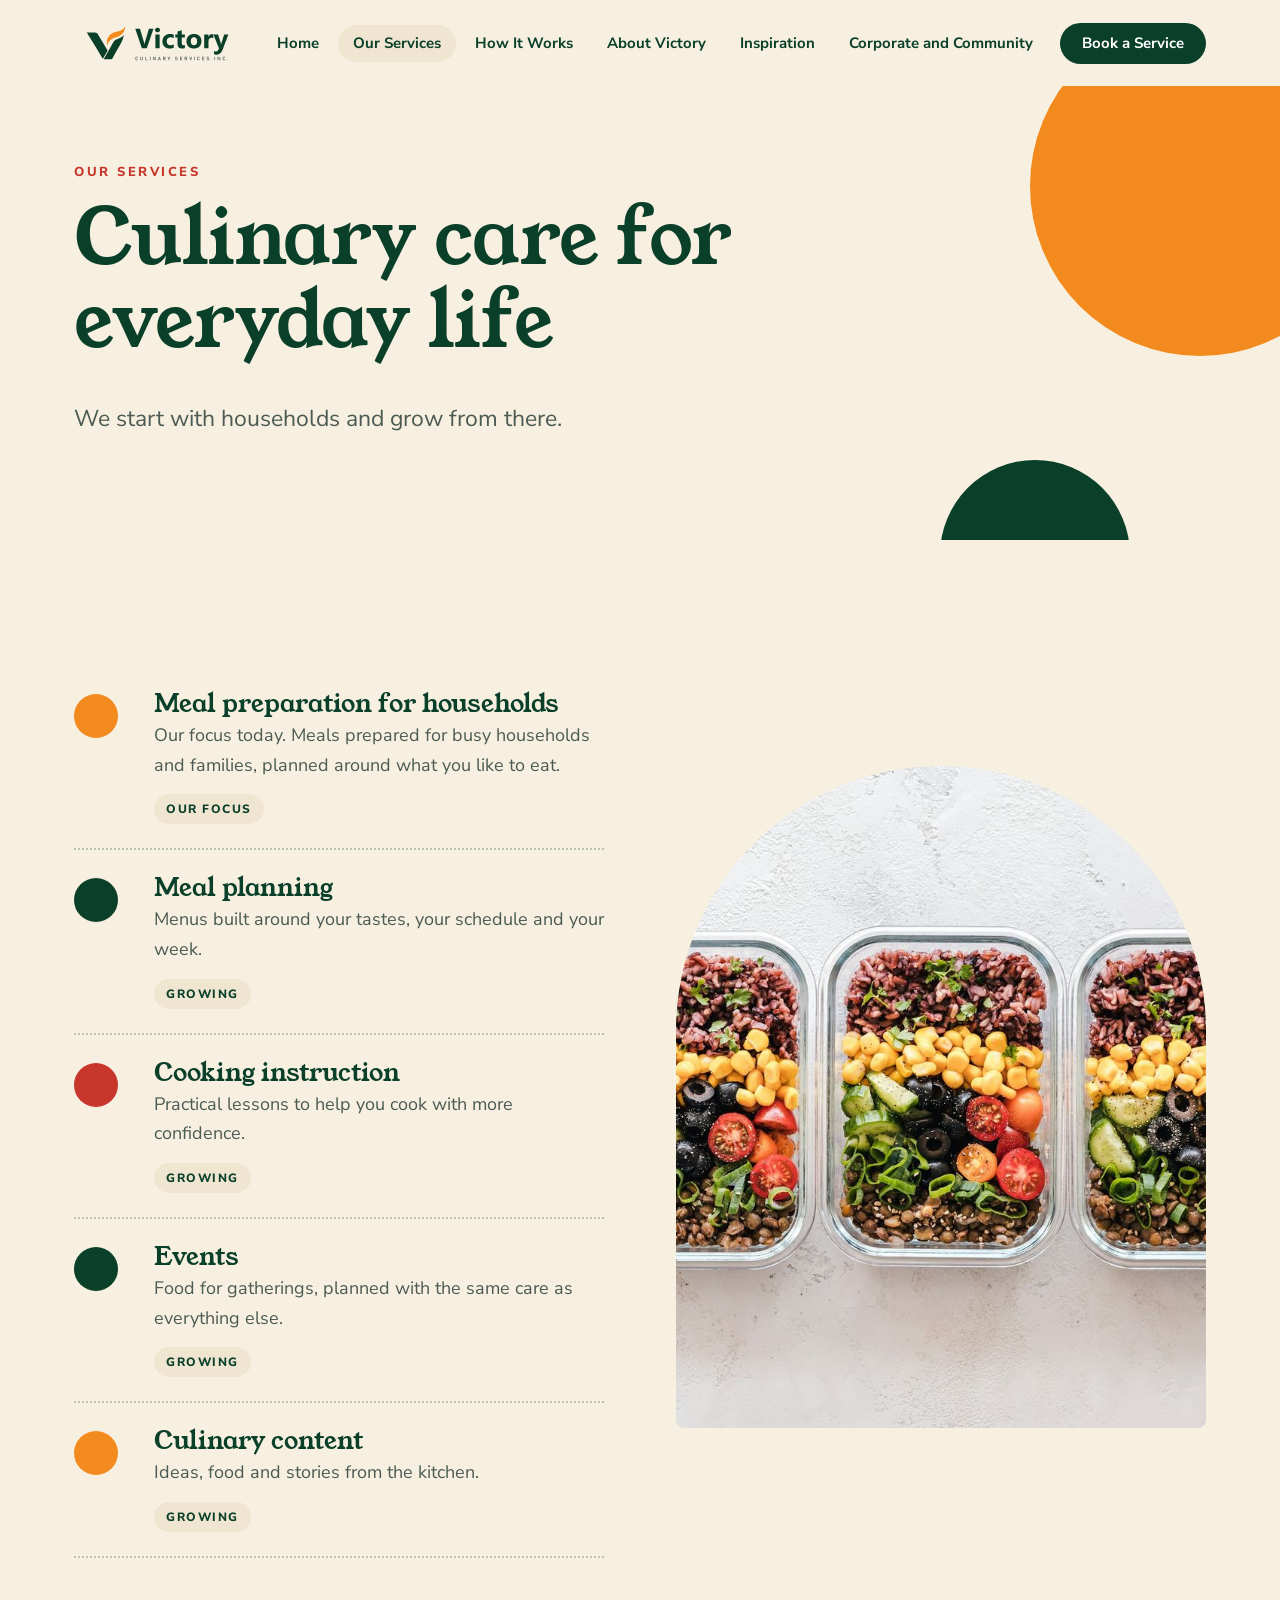
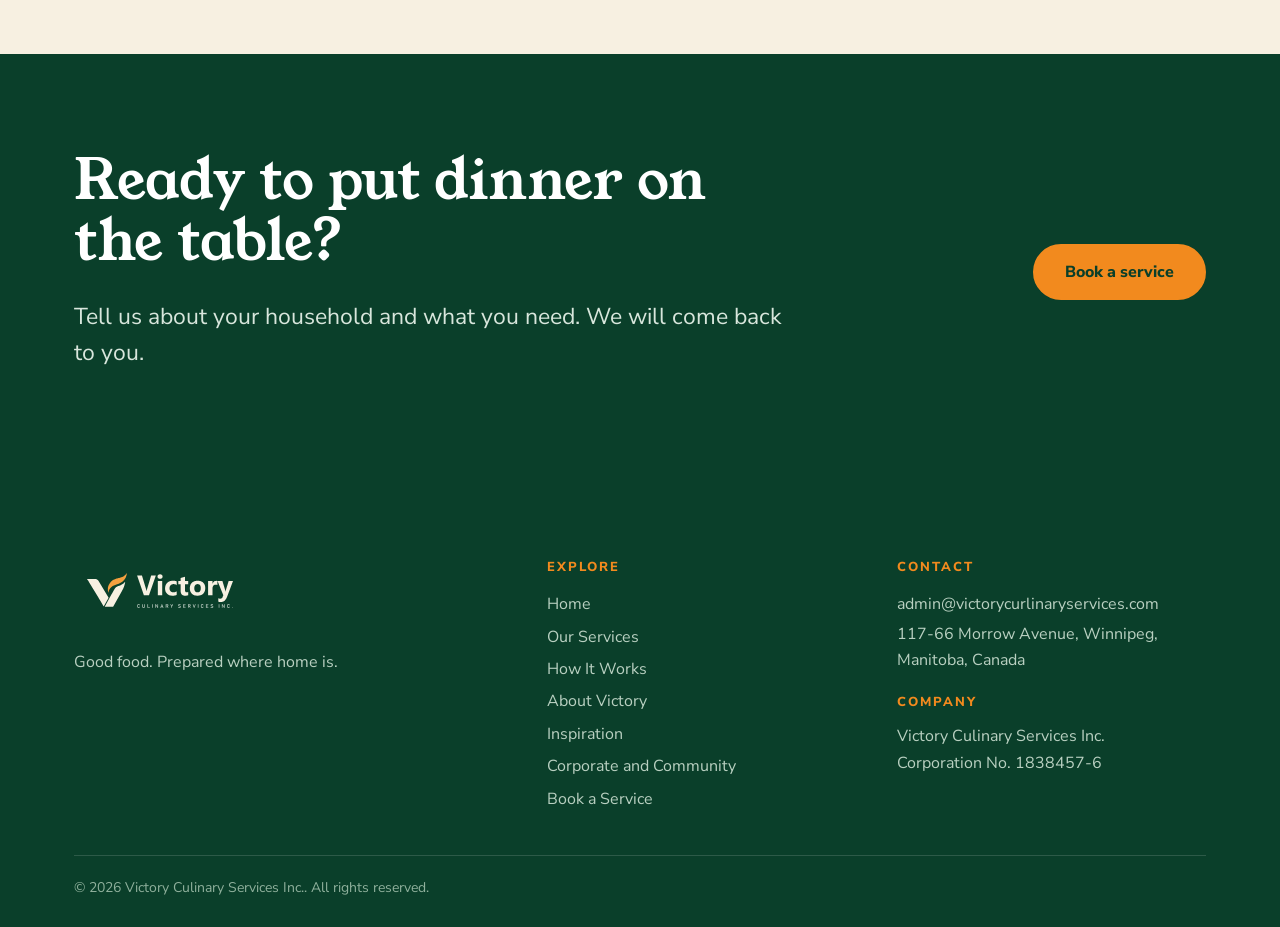
<file: services.html>
<!doctype html><html lang="en"><head><meta charset="utf-8"><meta name="viewport" content="width=device-width,initial-scale=1">
<title>Our Services | Victory Culinary Services Inc.</title><meta name="description" content="Meal preparation for households, with meal planning, cooking instruction, events and culinary content growing from there.">
<link rel="icon" type="image/png" href="assets/favicon-32.png"><link rel="apple-touch-icon" href="assets/apple-touch-icon.png">
<meta property="og:title" content="Our Services | Victory Culinary Services Inc."><meta property="og:description" content="Meal preparation for households, with meal planning, cooking instruction, events and culinary content growing from there."><meta name="theme-color" content="#0A3F2A">
<link rel="preconnect" href="https://fonts.googleapis.com"><link rel="preconnect" href="https://fonts.gstatic.com" crossorigin>
<link href="https://fonts.googleapis.com/css2?family=Nunito+Sans:wght@400;600;700;800&family=Young+Serif&display=swap" rel="stylesheet">
<link rel="stylesheet" href="style.css"></head><body>
<a class="skip" href="#main">Skip to content</a>
<header class="top"><div class="wrap head">
<a class="brand" href="./" aria-label="Victory Culinary Services Inc., home"><img src="assets/Victory_Logo_Horizontal_Colour.svg" alt="Victory Culinary Services Inc."></a>
<button class="burger" aria-expanded="false" aria-controls="nav">Menu</button>
<nav class="nav" id="nav" aria-label="Main"><a href="./">Home</a><a href="services" aria-current="page">Our Services</a><a href="how-it-works">How It Works</a><a href="about">About Victory</a><a href="inspiration">Inspiration</a><a href="community">Corporate and Community</a><a class="cta" href="contact">Book a Service</a></nav>
</div></header><main id="main"><section class="pagehead"><i class="orb"></i><i class="orb two"></i><div class="wrap"><span class="eyebrow">Our services</span><h1>Culinary care for everyday life</h1><p class=lede>We start with households and grow from there.</p></div></section>
<section><div class="wrap split">
<div class="rv"><div class="rows">
<div class="row"><i class="dot"></i><div><h3>Meal preparation for households</h3><p>Our focus today. Meals prepared for busy households and families, planned around what you like to eat.</p><span class="tag">Our focus</span></div></div>
<div class="row"><i class="dot"></i><div><h3>Meal planning</h3><p>Menus built around your tastes, your schedule and your week.</p><span class="tag">Growing</span></div></div>
<div class="row"><i class="dot"></i><div><h3>Cooking instruction</h3><p>Practical lessons to help you cook with more confidence.</p><span class="tag">Growing</span></div></div>
<div class="row"><i class="dot"></i><div><h3>Events</h3><p>Food for gatherings, planned with the same care as everything else.</p><span class="tag">Growing</span></div></div>
<div class="row"><i class="dot"></i><div><h3>Culinary content</h3><p>Ideas, food and stories from the kitchen.</p><span class="tag">Growing</span></div></div>
</div></div>
<div class="pic arch zoom rv"><img src="assets/photo-prep.jpg" alt="Meal prep containers filled with colourful food" loading="lazy"></div>
</div></section><section class="s-green"><div class="wrap band"><div class="rv"><h2>Ready to put dinner on the table?</h2><p class="lede">Tell us about your household and what you need. We will come back to you.</p></div><div class="btns rv"><a class="btn solid" href="contact">Book a service</a></div></div></section></main><footer><div class="wrap"><div class="grid">
<div><img src="assets/Victory_Logo_Horizontal_Reversed.svg" alt="Victory Culinary Services Inc."><p style="margin-top:18px;max-width:26em">Good food. Prepared where home is.</p></div>
<div><h4>Explore</h4><a href="./">Home</a><a href="services">Our Services</a><a href="how-it-works">How It Works</a><a href="about">About Victory</a><a href="inspiration">Inspiration</a><a href="community">Corporate and Community</a><a href="contact">Book a Service</a></div>
<div><h4>Contact</h4><a href="mailto:admin@victorycurlinaryservices.com">admin@victorycurlinaryservices.com</a><span>117-66 Morrow Avenue, Winnipeg, Manitoba, Canada</span><h4 style="margin-top:20px">Company</h4><span>Victory Culinary Services Inc.<br>Corporation No. 1838457-6</span></div>
</div><div class="legal">&copy; 2026 Victory Culinary Services Inc.. All rights reserved.</div></div></footer>
<script src="app.js"></script></body></html>
</file>
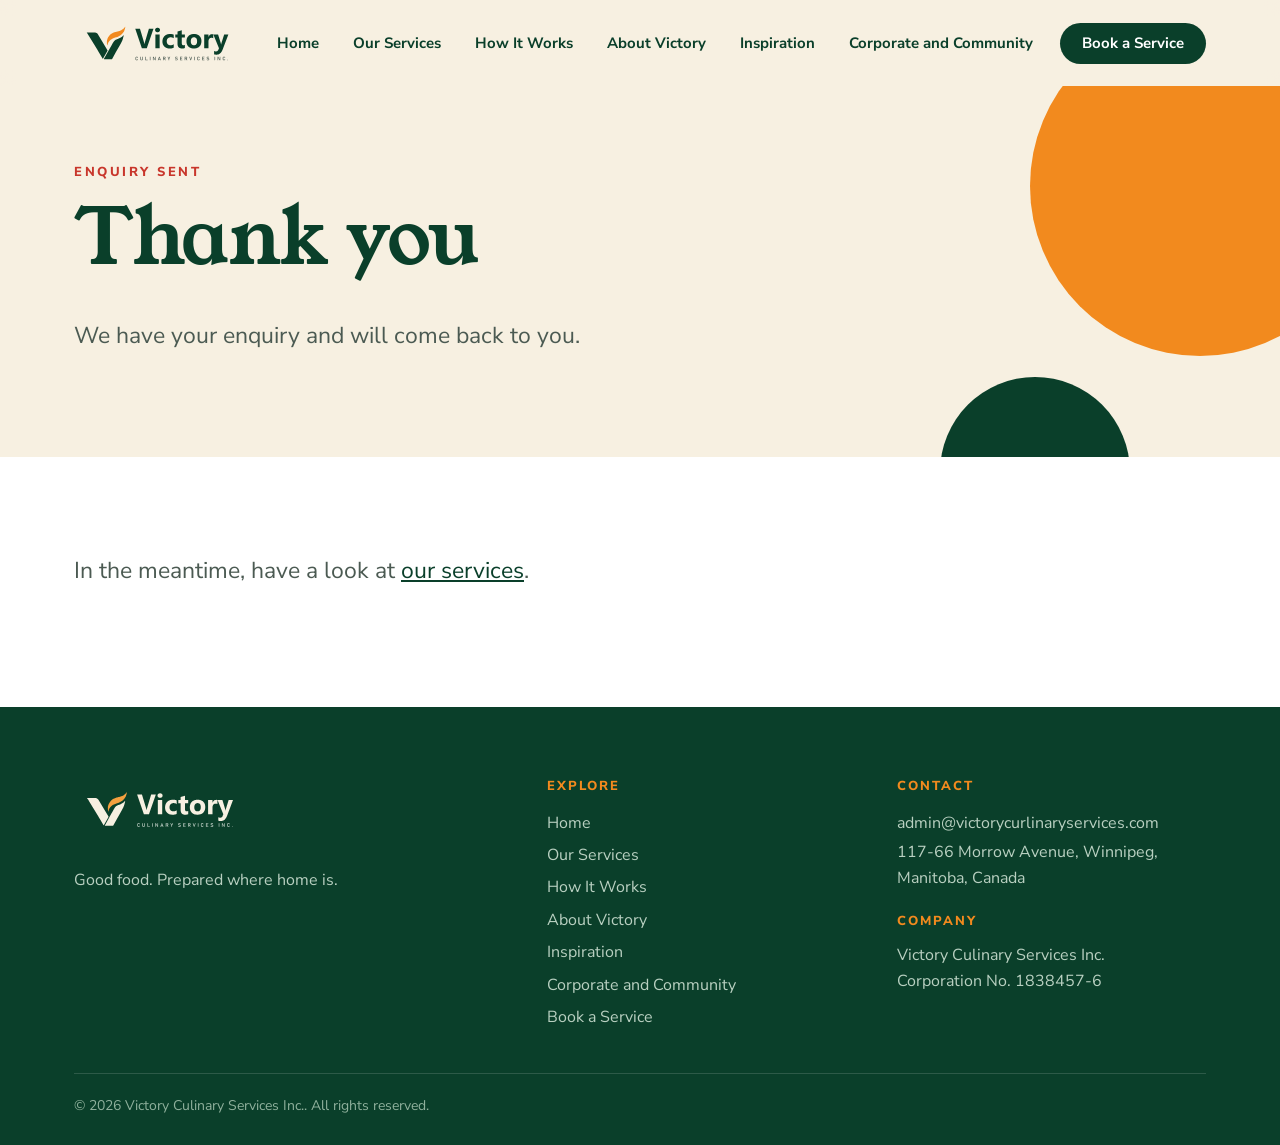
<file: thanks.html>
<!doctype html><html lang="en"><head><meta charset="utf-8"><meta name="viewport" content="width=device-width,initial-scale=1">
<title>Thank you | Victory Culinary Services Inc.</title><meta name="description" content="Your enquiry has been sent.">
<link rel="icon" type="image/png" href="assets/favicon-32.png"><link rel="apple-touch-icon" href="assets/apple-touch-icon.png">
<meta property="og:title" content="Thank you | Victory Culinary Services Inc."><meta property="og:description" content="Your enquiry has been sent."><meta name="theme-color" content="#0A3F2A">
<link rel="preconnect" href="https://fonts.googleapis.com"><link rel="preconnect" href="https://fonts.gstatic.com" crossorigin>
<link href="https://fonts.googleapis.com/css2?family=Nunito+Sans:wght@400;600;700;800&family=Young+Serif&display=swap" rel="stylesheet">
<link rel="stylesheet" href="style.css"></head><body>
<a class="skip" href="#main">Skip to content</a>
<header class="top"><div class="wrap head">
<a class="brand" href="./" aria-label="Victory Culinary Services Inc., home"><img src="assets/Victory_Logo_Horizontal_Colour.svg" alt="Victory Culinary Services Inc."></a>
<button class="burger" aria-expanded="false" aria-controls="nav">Menu</button>
<nav class="nav" id="nav" aria-label="Main"><a href="./">Home</a><a href="services">Our Services</a><a href="how-it-works">How It Works</a><a href="about">About Victory</a><a href="inspiration">Inspiration</a><a href="community">Corporate and Community</a><a class="cta" href="contact">Book a Service</a></nav>
</div></header><main id="main"><section class="pagehead"><i class="orb"></i><i class="orb two"></i><div class="wrap"><span class="eyebrow">Enquiry sent</span><h1>Thank you</h1><p class=lede>We have your enquiry and will come back to you.</p></div></section>
<section class="s-white"><div class="wrap"><p class="lede">In the meantime, have a look at <a href="services">our services</a>.</p></div></section></main><footer><div class="wrap"><div class="grid">
<div><img src="assets/Victory_Logo_Horizontal_Reversed.svg" alt="Victory Culinary Services Inc."><p style="margin-top:18px;max-width:26em">Good food. Prepared where home is.</p></div>
<div><h4>Explore</h4><a href="./">Home</a><a href="services">Our Services</a><a href="how-it-works">How It Works</a><a href="about">About Victory</a><a href="inspiration">Inspiration</a><a href="community">Corporate and Community</a><a href="contact">Book a Service</a></div>
<div><h4>Contact</h4><a href="mailto:admin@victorycurlinaryservices.com">admin@victorycurlinaryservices.com</a><span>117-66 Morrow Avenue, Winnipeg, Manitoba, Canada</span><h4 style="margin-top:20px">Company</h4><span>Victory Culinary Services Inc.<br>Corporation No. 1838457-6</span></div>
</div><div class="legal">&copy; 2026 Victory Culinary Services Inc.. All rights reserved.</div></div></footer>
<script src="app.js"></script></body></html>
</file>
<file: style.css>
/* Victory Culinary Services Inc. "Warm table": cream, deep green, golden orange, food red. Arches, circles, rising steam. */
:root{
  --green:#0A3F2A; --green-2:#0f5238; --orange:#F28A1E; --red:#C8362B; --cream:#F7F0E1; --cream-2:#EFE5D0; --ink:#1d2b24; --grey:#4B5A52; --white:#fff;
  --head:"Young Serif",Georgia,serif; --body:"Nunito Sans","Segoe UI",system-ui,Arial,sans-serif; --wrap:1180px;
}
*{box-sizing:border-box}
html{scroll-behavior:smooth}
body{margin:0;font:18px/1.65 var(--body);color:var(--ink);background:var(--cream);-webkit-font-smoothing:antialiased;overflow-x:hidden}
img,svg{max-width:100%}
a{color:var(--green)}
.wrap{width:100%;max-width:var(--wrap);margin:0 auto;padding:0 24px}
.skip{position:absolute;left:-999px;top:0;background:var(--green);color:#fff;padding:10px 16px;z-index:99}
.skip:focus{left:12px;top:12px}

/* header */
.top{position:sticky;top:0;z-index:40;background:rgba(247,240,225,.94);backdrop-filter:blur(8px);transition:box-shadow .3s}
.top.scrolled{box-shadow:0 8px 26px rgba(10,63,42,.1)}
.head{display:flex;align-items:center;justify-content:space-between;gap:20px;height:86px}
.brand img{height:62px;width:auto;display:block}
.nav{display:flex;gap:4px;align-items:center}
.nav a{text-decoration:none;color:var(--green);font:700 15px/1 var(--body);padding:11px 15px;border-radius:999px;transition:background .25s,color .25s}
.nav a:hover,.nav a[aria-current="page"]{background:var(--cream-2)}
.nav .cta{background:var(--green);color:#fff;margin-left:8px;padding:13px 22px}
.nav .cta:hover,.nav .cta[aria-current="page"]{background:var(--orange);color:var(--green)}
.burger{display:none;background:var(--green);color:#fff;border:0;border-radius:999px;padding:11px 20px;font:700 14px var(--body);cursor:pointer}

/* type */
h1,h2,h3{font-family:var(--head);color:var(--green);line-height:1.08;font-weight:400;margin:0 0 .5em}
h1{font-size:clamp(44px,6vw,84px);letter-spacing:-1px}
h2{font-size:clamp(34px,4.6vw,56px)}
h3{font-size:26px}
p{margin:0 0 1em}
.lede{font-size:clamp(19px,2.1vw,23px);line-height:1.55;color:var(--grey);max-width:34em}
.eyebrow{display:inline-block;font:800 13px/1 var(--body);letter-spacing:2.5px;text-transform:uppercase;color:var(--red);margin-bottom:18px}
.swash{background:linear-gradient(var(--orange),var(--orange)) 0 94%/0% .2em no-repeat;animation:draw .9s cubic-bezier(.2,.7,.2,1) .9s forwards;-webkit-box-decoration-break:clone;box-decoration-break:clone;padding:0 .08em}
@keyframes draw{to{background-size:100% .2em}}

/* sections */
section{padding:96px 0;position:relative}
.s-white{background:#fff}
.s-green{background:var(--green);color:#d8e6dc}
.s-green h2,.s-green h3{color:#fff}
.s-green .lede{color:#d8e6dc}
.s-green .eyebrow{color:var(--orange)}
.btns{display:flex;gap:14px;flex-wrap:wrap;margin-top:32px}
.btn{display:inline-block;text-decoration:none;font:800 16px/1 var(--body);padding:18px 30px;border-radius:999px;border:2px solid var(--green);color:var(--green);transition:transform .25s,background .25s,color .25s,box-shadow .25s}
.btn:hover{transform:translateY(-3px);box-shadow:0 10px 22px rgba(10,63,42,.18)}
.btn.solid{background:var(--orange);border-color:var(--orange);color:var(--green)}
.btn.solid:hover{background:var(--green);border-color:var(--green);color:#fff}
.s-green .btn{border-color:#fff;color:#fff}.s-green .btn.solid{background:var(--orange);border-color:var(--orange);color:var(--green)}
.s-green .btn:hover{background:#fff;color:var(--green)}

/* hero */
.hero{padding:40px 0 110px;overflow:hidden}
.hero .grid{display:grid;grid-template-columns:minmax(0,1fr) minmax(0,.95fr);gap:40px;align-items:center}
.hero h1{font-size:clamp(38px,4.9vw,72px)}
.hero h1 .swash{color:var(--green);white-space:nowrap}
.hero .lede{margin-top:6px}
.rise{opacity:0;animation:rise .85s cubic-bezier(.2,.7,.2,1) forwards}
.d1{animation-delay:.1s}.d2{animation-delay:.25s}.d3{animation-delay:.45s}.d4{animation-delay:.6s}
@keyframes rise{from{opacity:0;transform:translateY(26px)}to{opacity:1;transform:none}}
.collage{position:relative;min-height:600px}
.collage .blob{position:absolute;right:-6%;top:6%;width:78%;aspect-ratio:1;border-radius:50%;background:var(--orange);opacity:.92;z-index:0;animation:pop 1s cubic-bezier(.2,.7,.2,1) .2s both}
.collage .arch{position:absolute;right:4%;top:0;width:62%;aspect-ratio:3/4.1;border-radius:999px 999px 26px 26px;overflow:hidden;z-index:1;animation:reveal 1.1s cubic-bezier(.2,.7,.2,1) .3s both}
.collage .arch img,.collage .disc img{width:100%;height:100%;object-fit:cover;display:block}
.collage .disc{position:absolute;left:0;bottom:2%;width:46%;aspect-ratio:1;border-radius:50%;overflow:hidden;border:9px solid var(--cream);z-index:2;animation:pop 1s cubic-bezier(.2,.7,.2,1) .6s both}
.collage .badge{position:absolute;right:0;bottom:6%;width:150px;height:150px;z-index:3;animation:spin 22s linear infinite}
.badge svg{width:100%;height:100%}
.badge-core{position:absolute;right:0;bottom:6%;width:150px;height:150px;z-index:4;display:grid;place-items:center;pointer-events:none}
.badge-core img{width:54px}
@keyframes reveal{from{clip-path:inset(100% 0 0 0)}to{clip-path:inset(0 0 0 0)}}
@keyframes pop{from{transform:scale(.6);opacity:0}to{transform:scale(1);opacity:1}}
@keyframes spin{to{transform:rotate(360deg)}}
/* steam */
.steam{position:absolute;left:34%;top:-70px;width:150px;height:130px;z-index:4;pointer-events:none}
.steam path{fill:none;stroke:var(--green);stroke-width:5;stroke-linecap:round;opacity:0;animation:steam 4.2s ease-in-out infinite}
.steam path:nth-child(2){animation-delay:1.2s;stroke:var(--orange)}
.steam path:nth-child(3){animation-delay:2.4s;stroke:var(--red)}
@keyframes steam{0%{opacity:0;transform:translateY(34px)}25%{opacity:.85}100%{opacity:0;transform:translateY(-26px)}}

/* marquee */
.marquee{background:var(--green);color:var(--cream);padding:20px 0;overflow:hidden;white-space:nowrap}
.marquee .track{display:inline-flex;gap:40px;animation:slide 32s linear infinite}
.marquee span{font:400 26px var(--head);display:inline-flex;align-items:center;gap:40px}
.marquee span::after{content:"";width:12px;height:12px;border-radius:50%;background:var(--orange)}
@keyframes slide{to{transform:translateX(-33.333%)}}

/* arch cards */
.cards{display:grid;grid-template-columns:repeat(3,1fr);gap:28px;margin-top:44px}
.card{background:#fff;border-radius:999px 999px 28px 28px;padding:70px 34px 38px;text-align:center;transition:transform .35s,box-shadow .35s;position:relative}
.card:hover{transform:translateY(-10px);box-shadow:0 22px 44px rgba(10,63,42,.14)}
.card .no{width:54px;height:54px;border-radius:50%;background:var(--orange);color:var(--green);font:400 24px var(--head);display:grid;place-items:center;margin:0 auto 18px}
.card:nth-child(2) .no{background:var(--green);color:#fff}.card:nth-child(3) .no{background:var(--red);color:#fff}
.card h3{font-size:25px}.card p{color:var(--grey);margin:0}
.tag{display:inline-block;margin-top:14px;font:800 12px var(--body);letter-spacing:1.5px;text-transform:uppercase;padding:7px 12px;border-radius:999px;background:var(--cream-2);color:var(--green)}

/* split + photos */
.split{display:grid;grid-template-columns:1fr 1fr;gap:72px;align-items:center}
.pic{border-radius:30px;overflow:hidden;position:relative}
.pic img{display:block;width:100%;height:100%;object-fit:cover}
.pic.arch{border-radius:999px 999px 30px 30px;aspect-ratio:4/5}
.pic.round{border-radius:50%;aspect-ratio:1}
.pic.land{aspect-ratio:3/2}
.zoom img{transition:transform 1.2s cubic-bezier(.2,.7,.2,1)}
.zoom:hover img{transform:scale(1.06)}

/* steps */
.steps{display:grid;grid-template-columns:repeat(4,1fr);gap:26px;margin-top:44px;counter-reset:s}
.step{counter-increment:s;position:relative;padding-top:78px}
.step::before{content:counter(s);position:absolute;top:0;left:0;width:60px;height:60px;border-radius:50%;background:var(--orange);color:var(--green);font:400 28px var(--head);display:grid;place-items:center}
.step::after{content:"";position:absolute;top:30px;left:70px;right:-16px;border-top:3px dotted rgba(10,63,42,.3)}
.step:last-child::after{display:none}
.step h3{font-size:24px}.step p{color:var(--grey);margin:0}
.s-green .step p{color:#d8e6dc}.s-green .step::after{border-top-color:rgba(255,255,255,.3)}

/* list rows */
.rows{margin-top:30px}
.row{display:grid;grid-template-columns:60px 1fr;gap:6px 20px;padding:24px 0;border-bottom:2px dotted rgba(10,63,42,.25)}
.row .dot{width:44px;height:44px;border-radius:50%;background:var(--orange);margin-top:4px}
.row:nth-child(2n) .dot{background:var(--green)}.row:nth-child(3n) .dot{background:var(--red)}
.row h3{margin:0 0 4px;font-size:25px}.row p{margin:0;color:var(--grey)}

/* inner page head */
.pagehead{padding:70px 0 80px;position:relative;overflow:hidden}
.pagehead h1{font-size:clamp(40px,6vw,78px);max-width:13em}
.pagehead .orb{position:absolute;right:-90px;top:-70px;width:340px;height:340px;border-radius:50%;background:var(--orange);opacity:.9;animation:pop 1s ease both}
.pagehead .orb.two{right:150px;top:auto;bottom:-110px;width:190px;height:190px;background:var(--green);opacity:1}
.pagehead .wrap{position:relative;z-index:2}

/* mosaic */
.mosaic{display:grid;grid-template-columns:1.2fr 1fr 1fr;grid-template-rows:260px 260px;gap:20px;margin-top:40px}
.mosaic .pic:first-child{grid-row:span 2;border-radius:999px 999px 30px 30px}
.mosaic .pic{border-radius:30px}
.cap{position:absolute;left:14px;bottom:14px;background:var(--cream);color:var(--green);font:800 13px var(--body);padding:8px 14px;border-radius:999px}

/* contact */
.contact{display:grid;grid-template-columns:1.1fr .9fr;gap:60px;align-items:start}
form{display:grid;gap:18px}
label{display:block;font:800 13px var(--body);letter-spacing:1.5px;text-transform:uppercase;color:var(--green);margin-bottom:6px}
input,select,textarea{width:100%;font:17px var(--body);color:var(--ink);padding:15px 18px;border:2px solid var(--cream-2);background:#fff;border-radius:16px}
input:focus,select:focus,textarea:focus{outline:none;border-color:var(--orange)}
textarea{min-height:140px;resize:vertical}
.two{display:grid;grid-template-columns:1fr 1fr;gap:18px}
.hp{position:absolute;left:-9999px}
.note{background:var(--cream-2);border-radius:20px;padding:22px 26px;margin:26px 0}
.note b{color:var(--green)}
dl{margin:0}dt{font:800 13px var(--body);letter-spacing:2px;text-transform:uppercase;color:var(--red);margin-top:22px}dd{margin:4px 0 0;font-size:20px}
.small{font-size:15px;color:var(--grey)}
.panel{background:#fff;border-radius:30px;padding:40px}

/* band */
.band{display:grid;grid-template-columns:1.3fr .7fr;gap:40px;align-items:center}
.band .btns{justify-content:flex-end;margin:0}

/* footer */
footer{background:var(--green);color:#b9d0c1;padding:70px 0 28px;font-size:16px;position:relative;margin-top:-1px}
footer .grid{display:grid;grid-template-columns:1.4fr 1fr 1fr;gap:40px}
footer img{height:64px;width:auto}
footer h4{margin:0 0 12px;font:800 13px var(--body);letter-spacing:2px;text-transform:uppercase;color:var(--orange)}
footer a{color:#b9d0c1;text-decoration:none;display:block;padding:3px 0}
footer a:hover{color:#fff}
.legal{border-top:1px solid rgba(255,255,255,.14);margin-top:40px;padding-top:20px;font-size:14px;color:#8fb09c}

/* reveal */
.rv{opacity:0;transform:translateY(18px);transition:opacity .7s ease,transform .7s ease}
.rv.in{opacity:1;transform:none}
.cards .rv:nth-child(2),.steps .rv:nth-child(2){transition-delay:.1s}.cards .rv:nth-child(3),.steps .rv:nth-child(3){transition-delay:.2s}.steps .rv:nth-child(4){transition-delay:.3s}
@media (prefers-reduced-motion:reduce){
  .rv,.rise{opacity:1;transform:none;transition:none;animation:none}
  html{scroll-behavior:auto}
  .collage .blob,.collage .arch,.collage .disc,.pagehead .orb{animation:none}
  .badge,.steam path,.marquee .track{animation:none}.steam{display:none}
  .swash{animation:none;background-size:100% .2em}
}

@media (max-width:980px){
  section{padding:64px 0}
  .hero{padding:20px 0 70px}
  .hero .grid,.split,.contact,.band,footer .grid{grid-template-columns:1fr;gap:34px}
  .collage{min-height:480px;max-width:520px;margin:0 auto;width:100%}
  .cards{grid-template-columns:1fr}
  .steps{grid-template-columns:1fr 1fr}
  .step::after{display:none}
  .band .btns{justify-content:flex-start}
  .mosaic{grid-template-columns:1fr 1fr;grid-template-rows:auto}
  .mosaic .pic:first-child{grid-row:auto;grid-column:span 2;border-radius:30px;aspect-ratio:3/2}
  .mosaic .pic{aspect-ratio:1}
  .burger{display:block}
  .nav{display:none;position:absolute;left:0;right:0;top:100%;background:var(--cream);flex-direction:column;align-items:stretch;padding:8px 24px 22px;box-shadow:0 18px 30px rgba(10,63,42,.12)}
  .nav.open{display:flex}
  .nav a{padding:15px 4px;border-radius:0;border-bottom:1px solid var(--cream-2)}
  .nav .cta{margin:14px 0 0;text-align:center;border-radius:999px;border:0}
}
@media (max-width:560px){
  .collage{min-height:400px}.collage .arch{width:70%;right:2%}.collage .disc{width:46%;bottom:0}.collage .badge,.badge-core{bottom:2%}
  .steps,.two{grid-template-columns:1fr}
  .brand img{height:52px}.head{height:74px}
  .collage .badge,.badge-core{width:110px;height:110px}.badge-core img{width:40px}
  .panel{padding:26px}
}
</file>
